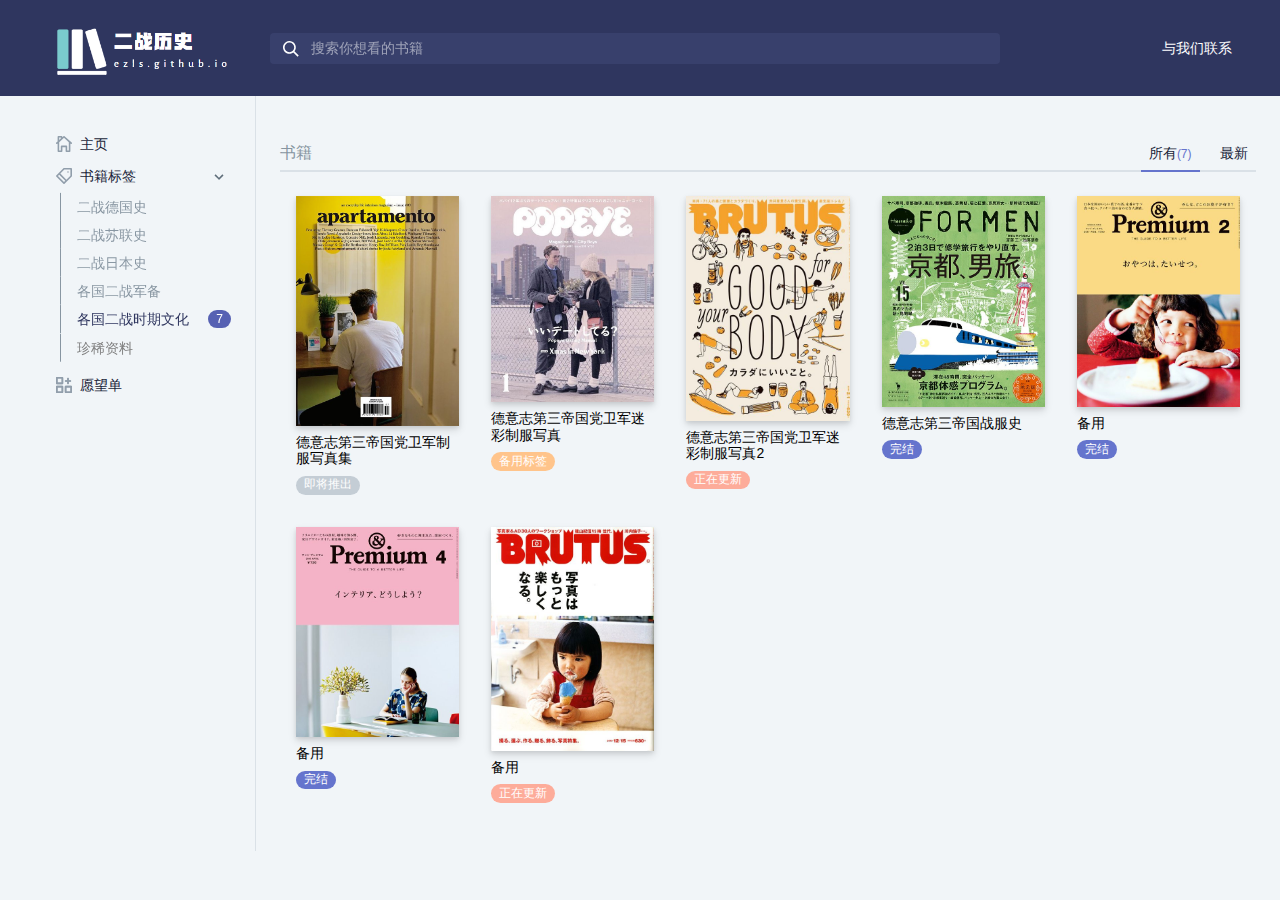
<file: index.html>
<!DOCTYPE html>
<html class="no-js"><!--<![endif]--><head><style type="text/css">.tippy-touch{cursor:pointer!important}.tippy-notransition{transition:none!important}.tippy-popper{max-width:350px;-webkit-perspective:700px;perspective:700px;z-index:9999;outline:0;transition-timing-function:cubic-bezier(.165,.84,.44,1);pointer-events:none;line-height:1.4}.tippy-popper[data-html]{max-width:96%;max-width:calc(100% - 20px)}.tippy-popper[x-placement^=top] .tippy-backdrop{border-radius:40% 40% 0 0}.tippy-popper[x-placement^=top] .tippy-roundarrow{bottom:-8px;-webkit-transform-origin:50% 0;transform-origin:50% 0}.tippy-popper[x-placement^=top] .tippy-roundarrow svg{position:absolute;left:0;-webkit-transform:rotate(180deg);transform:rotate(180deg)}.tippy-popper[x-placement^=top] .tippy-arrow{border-top:7px solid #333;border-right:7px solid transparent;border-left:7px solid transparent;bottom:-7px;margin:0 6px;-webkit-transform-origin:50% 0;transform-origin:50% 0}.tippy-popper[x-placement^=top] .tippy-backdrop{-webkit-transform-origin:0 90%;transform-origin:0 90%}.tippy-popper[x-placement^=top] .tippy-backdrop[data-state=visible]{-webkit-transform:scale(6) translate(-50%,25%);transform:scale(6) translate(-50%,25%);opacity:1}.tippy-popper[x-placement^=top] .tippy-backdrop[data-state=hidden]{-webkit-transform:scale(1) translate(-50%,25%);transform:scale(1) translate(-50%,25%);opacity:0}.tippy-popper[x-placement^=top] [data-animation=shift-toward][data-state=visible]{opacity:1;-webkit-transform:translateY(-10px);transform:translateY(-10px)}.tippy-popper[x-placement^=top] [data-animation=shift-toward][data-state=hidden]{opacity:0;-webkit-transform:translateY(-20px);transform:translateY(-20px)}.tippy-popper[x-placement^=top] [data-animation=perspective]{-webkit-transform-origin:bottom;transform-origin:bottom}.tippy-popper[x-placement^=top] [data-animation=perspective][data-state=visible]{opacity:1;-webkit-transform:translateY(-10px) rotateX(0);transform:translateY(-10px) rotateX(0)}.tippy-popper[x-placement^=top] [data-animation=perspective][data-state=hidden]{opacity:0;-webkit-transform:translateY(0) rotateX(90deg);transform:translateY(0) rotateX(90deg)}.tippy-popper[x-placement^=top] [data-animation=fade][data-state=visible]{opacity:1;-webkit-transform:translateY(-10px);transform:translateY(-10px)}.tippy-popper[x-placement^=top] [data-animation=fade][data-state=hidden]{opacity:0;-webkit-transform:translateY(-10px);transform:translateY(-10px)}.tippy-popper[x-placement^=top] [data-animation=shift-away][data-state=visible]{opacity:1;-webkit-transform:translateY(-10px);transform:translateY(-10px)}.tippy-popper[x-placement^=top] [data-animation=shift-away][data-state=hidden]{opacity:0;-webkit-transform:translateY(0);transform:translateY(0)}.tippy-popper[x-placement^=top] [data-animation=scale][data-state=visible]{opacity:1;-webkit-transform:translateY(-10px) scale(1);transform:translateY(-10px) scale(1)}.tippy-popper[x-placement^=top] [data-animation=scale][data-state=hidden]{opacity:0;-webkit-transform:translateY(0) scale(0);transform:translateY(0) scale(0)}.tippy-popper[x-placement^=bottom] .tippy-backdrop{border-radius:0 0 30% 30%}.tippy-popper[x-placement^=bottom] .tippy-roundarrow{top:-8px;-webkit-transform-origin:50% 100%;transform-origin:50% 100%}.tippy-popper[x-placement^=bottom] .tippy-roundarrow svg{position:absolute;left:0;-webkit-transform:rotate(0);transform:rotate(0)}.tippy-popper[x-placement^=bottom] .tippy-arrow{border-bottom:7px solid #333;border-right:7px solid transparent;border-left:7px solid transparent;top:-7px;margin:0 6px;-webkit-transform-origin:50% 100%;transform-origin:50% 100%}.tippy-popper[x-placement^=bottom] .tippy-backdrop{-webkit-transform-origin:0 -90%;transform-origin:0 -90%}.tippy-popper[x-placement^=bottom] .tippy-backdrop[data-state=visible]{-webkit-transform:scale(6) translate(-50%,-125%);transform:scale(6) translate(-50%,-125%);opacity:1}.tippy-popper[x-placement^=bottom] .tippy-backdrop[data-state=hidden]{-webkit-transform:scale(1) translate(-50%,-125%);transform:scale(1) translate(-50%,-125%);opacity:0}.tippy-popper[x-placement^=bottom] [data-animation=shift-toward][data-state=visible]{opacity:1;-webkit-transform:translateY(10px);transform:translateY(10px)}.tippy-popper[x-placement^=bottom] [data-animation=shift-toward][data-state=hidden]{opacity:0;-webkit-transform:translateY(20px);transform:translateY(20px)}.tippy-popper[x-placement^=bottom] [data-animation=perspective]{-webkit-transform-origin:top;transform-origin:top}.tippy-popper[x-placement^=bottom] [data-animation=perspective][data-state=visible]{opacity:1;-webkit-transform:translateY(10px) rotateX(0);transform:translateY(10px) rotateX(0)}.tippy-popper[x-placement^=bottom] [data-animation=perspective][data-state=hidden]{opacity:0;-webkit-transform:translateY(0) rotateX(-90deg);transform:translateY(0) rotateX(-90deg)}.tippy-popper[x-placement^=bottom] [data-animation=fade][data-state=visible]{opacity:1;-webkit-transform:translateY(10px);transform:translateY(10px)}.tippy-popper[x-placement^=bottom] [data-animation=fade][data-state=hidden]{opacity:0;-webkit-transform:translateY(10px);transform:translateY(10px)}.tippy-popper[x-placement^=bottom] [data-animation=shift-away][data-state=visible]{opacity:1;-webkit-transform:translateY(10px);transform:translateY(10px)}.tippy-popper[x-placement^=bottom] [data-animation=shift-away][data-state=hidden]{opacity:0;-webkit-transform:translateY(0);transform:translateY(0)}.tippy-popper[x-placement^=bottom] [data-animation=scale][data-state=visible]{opacity:1;-webkit-transform:translateY(10px) scale(1);transform:translateY(10px) scale(1)}.tippy-popper[x-placement^=bottom] [data-animation=scale][data-state=hidden]{opacity:0;-webkit-transform:translateY(0) scale(0);transform:translateY(0) scale(0)}.tippy-popper[x-placement^=left] .tippy-backdrop{border-radius:50% 0 0 50%}.tippy-popper[x-placement^=left] .tippy-roundarrow{right:-16px;-webkit-transform-origin:33.33333333% 50%;transform-origin:33.33333333% 50%}.tippy-popper[x-placement^=left] .tippy-roundarrow svg{position:absolute;left:0;-webkit-transform:rotate(90deg);transform:rotate(90deg)}.tippy-popper[x-placement^=left] .tippy-arrow{border-left:7px solid #333;border-top:7px solid transparent;border-bottom:7px solid transparent;right:-7px;margin:3px 0;-webkit-transform-origin:0 50%;transform-origin:0 50%}.tippy-popper[x-placement^=left] .tippy-backdrop{-webkit-transform-origin:100% 0;transform-origin:100% 0}.tippy-popper[x-placement^=left] .tippy-backdrop[data-state=visible]{-webkit-transform:scale(6) translate(40%,-50%);transform:scale(6) translate(40%,-50%);opacity:1}.tippy-popper[x-placement^=left] .tippy-backdrop[data-state=hidden]{-webkit-transform:scale(1.5) translate(40%,-50%);transform:scale(1.5) translate(40%,-50%);opacity:0}.tippy-popper[x-placement^=left] [data-animation=shift-toward][data-state=visible]{opacity:1;-webkit-transform:translateX(-10px);transform:translateX(-10px)}.tippy-popper[x-placement^=left] [data-animation=shift-toward][data-state=hidden]{opacity:0;-webkit-transform:translateX(-20px);transform:translateX(-20px)}.tippy-popper[x-placement^=left] [data-animation=perspective]{-webkit-transform-origin:right;transform-origin:right}.tippy-popper[x-placement^=left] [data-animation=perspective][data-state=visible]{opacity:1;-webkit-transform:translateX(-10px) rotateY(0);transform:translateX(-10px) rotateY(0)}.tippy-popper[x-placement^=left] [data-animation=perspective][data-state=hidden]{opacity:0;-webkit-transform:translateX(0) rotateY(-90deg);transform:translateX(0) rotateY(-90deg)}.tippy-popper[x-placement^=left] [data-animation=fade][data-state=visible]{opacity:1;-webkit-transform:translateX(-10px);transform:translateX(-10px)}.tippy-popper[x-placement^=left] [data-animation=fade][data-state=hidden]{opacity:0;-webkit-transform:translateX(-10px);transform:translateX(-10px)}.tippy-popper[x-placement^=left] [data-animation=shift-away][data-state=visible]{opacity:1;-webkit-transform:translateX(-10px);transform:translateX(-10px)}.tippy-popper[x-placement^=left] [data-animation=shift-away][data-state=hidden]{opacity:0;-webkit-transform:translateX(0);transform:translateX(0)}.tippy-popper[x-placement^=left] [data-animation=scale][data-state=visible]{opacity:1;-webkit-transform:translateX(-10px) scale(1);transform:translateX(-10px) scale(1)}.tippy-popper[x-placement^=left] [data-animation=scale][data-state=hidden]{opacity:0;-webkit-transform:translateX(0) scale(0);transform:translateX(0) scale(0)}.tippy-popper[x-placement^=right] .tippy-backdrop{border-radius:0 50% 50% 0}.tippy-popper[x-placement^=right] .tippy-roundarrow{left:-16px;-webkit-transform-origin:66.66666666% 50%;transform-origin:66.66666666% 50%}.tippy-popper[x-placement^=right] .tippy-roundarrow svg{position:absolute;left:0;-webkit-transform:rotate(-90deg);transform:rotate(-90deg)}.tippy-popper[x-placement^=right] .tippy-arrow{border-right:7px solid #333;border-top:7px solid transparent;border-bottom:7px solid transparent;left:-7px;margin:3px 0;-webkit-transform-origin:100% 50%;transform-origin:100% 50%}.tippy-popper[x-placement^=right] .tippy-backdrop{-webkit-transform-origin:-100% 0;transform-origin:-100% 0}.tippy-popper[x-placement^=right] .tippy-backdrop[data-state=visible]{-webkit-transform:scale(6) translate(-140%,-50%);transform:scale(6) translate(-140%,-50%);opacity:1}.tippy-popper[x-placement^=right] .tippy-backdrop[data-state=hidden]{-webkit-transform:scale(1.5) translate(-140%,-50%);transform:scale(1.5) translate(-140%,-50%);opacity:0}.tippy-popper[x-placement^=right] [data-animation=shift-toward][data-state=visible]{opacity:1;-webkit-transform:translateX(10px);transform:translateX(10px)}.tippy-popper[x-placement^=right] [data-animation=shift-toward][data-state=hidden]{opacity:0;-webkit-transform:translateX(20px);transform:translateX(20px)}.tippy-popper[x-placement^=right] [data-animation=perspective]{-webkit-transform-origin:left;transform-origin:left}.tippy-popper[x-placement^=right] [data-animation=perspective][data-state=visible]{opacity:1;-webkit-transform:translateX(10px) rotateY(0);transform:translateX(10px) rotateY(0)}.tippy-popper[x-placement^=right] [data-animation=perspective][data-state=hidden]{opacity:0;-webkit-transform:translateX(0) rotateY(90deg);transform:translateX(0) rotateY(90deg)}.tippy-popper[x-placement^=right] [data-animation=fade][data-state=visible]{opacity:1;-webkit-transform:translateX(10px);transform:translateX(10px)}.tippy-popper[x-placement^=right] [data-animation=fade][data-state=hidden]{opacity:0;-webkit-transform:translateX(10px);transform:translateX(10px)}.tippy-popper[x-placement^=right] [data-animation=shift-away][data-state=visible]{opacity:1;-webkit-transform:translateX(10px);transform:translateX(10px)}.tippy-popper[x-placement^=right] [data-animation=shift-away][data-state=hidden]{opacity:0;-webkit-transform:translateX(0);transform:translateX(0)}.tippy-popper[x-placement^=right] [data-animation=scale][data-state=visible]{opacity:1;-webkit-transform:translateX(10px) scale(1);transform:translateX(10px) scale(1)}.tippy-popper[x-placement^=right] [data-animation=scale][data-state=hidden]{opacity:0;-webkit-transform:translateX(0) scale(0);transform:translateX(0) scale(0)}.tippy-tooltip{position:relative;color:#fff;border-radius:4px;font-size:.9rem;padding:.3rem .6rem;text-align:center;will-change:transform;-webkit-font-smoothing:antialiased;-moz-osx-font-smoothing:grayscale;background-color:#333}.tippy-tooltip[data-size=small]{padding:.2rem .4rem;font-size:.75rem}.tippy-tooltip[data-size=large]{padding:.4rem .8rem;font-size:1rem}.tippy-tooltip[data-animatefill]{overflow:hidden;background-color:transparent}.tippy-tooltip[data-animatefill] .tippy-content{transition:-webkit-clip-path cubic-bezier(.46,.1,.52,.98);transition:clip-path cubic-bezier(.46,.1,.52,.98);transition:clip-path cubic-bezier(.46,.1,.52,.98),-webkit-clip-path cubic-bezier(.46,.1,.52,.98)}.tippy-tooltip[data-interactive],.tippy-tooltip[data-interactive] path{pointer-events:auto}.tippy-tooltip[data-inertia][data-state=visible]{transition-timing-function:cubic-bezier(.53,2,.36,.85)}.tippy-tooltip[data-inertia][data-state=hidden]{transition-timing-function:ease}.tippy-arrow,.tippy-roundarrow{position:absolute;width:0;height:0}.tippy-roundarrow{width:24px;height:8px;fill:#333;pointer-events:none}.tippy-backdrop{position:absolute;will-change:transform;background-color:#333;border-radius:50%;width:26%;left:50%;top:50%;z-index:-1;transition:all cubic-bezier(.46,.1,.52,.98);-webkit-backface-visibility:hidden;backface-visibility:hidden}.tippy-backdrop:after{content:"";float:left;padding-top:100%}body:not(.tippy-touch) .tippy-tooltip[data-animatefill][data-state=visible] .tippy-content{-webkit-clip-path:ellipse(100% 100% at 50% 50%);clip-path:ellipse(100% 100% at 50% 50%)}body:not(.tippy-touch) .tippy-tooltip[data-animatefill][data-state=hidden] .tippy-content{-webkit-clip-path:ellipse(5% 50% at 50% 50%);clip-path:ellipse(5% 50% at 50% 50%)}body:not(.tippy-touch) .tippy-popper[x-placement=right] .tippy-tooltip[data-animatefill][data-state=visible] .tippy-content{-webkit-clip-path:ellipse(135% 100% at 0 50%);clip-path:ellipse(135% 100% at 0 50%)}body:not(.tippy-touch) .tippy-popper[x-placement=right] .tippy-tooltip[data-animatefill][data-state=hidden] .tippy-content{-webkit-clip-path:ellipse(40% 100% at 0 50%);clip-path:ellipse(40% 100% at 0 50%)}body:not(.tippy-touch) .tippy-popper[x-placement=left] .tippy-tooltip[data-animatefill][data-state=visible] .tippy-content{-webkit-clip-path:ellipse(135% 100% at 100% 50%);clip-path:ellipse(135% 100% at 100% 50%)}body:not(.tippy-touch) .tippy-popper[x-placement=left] .tippy-tooltip[data-animatefill][data-state=hidden] .tippy-content{-webkit-clip-path:ellipse(40% 100% at 100% 50%);clip-path:ellipse(40% 100% at 100% 50%)}@media (max-width:360px){.tippy-popper{max-width:96%;max-width:calc(100% - 20px)}}</style><style type="text/css">.tippy-touch{cursor:pointer!important}.tippy-notransition{transition:none!important}.tippy-popper{max-width:350px;-webkit-perspective:700px;perspective:700px;z-index:9999;outline:0;transition-timing-function:cubic-bezier(.165,.84,.44,1);pointer-events:none;line-height:1.4}.tippy-popper[data-html]{max-width:96%;max-width:calc(100% - 20px)}.tippy-popper[x-placement^=top] .tippy-backdrop{border-radius:40% 40% 0 0}.tippy-popper[x-placement^=top] .tippy-roundarrow{bottom:-8px;-webkit-transform-origin:50% 0;transform-origin:50% 0}.tippy-popper[x-placement^=top] .tippy-roundarrow svg{position:absolute;left:0;-webkit-transform:rotate(180deg);transform:rotate(180deg)}.tippy-popper[x-placement^=top] .tippy-arrow{border-top:7px solid #333;border-right:7px solid transparent;border-left:7px solid transparent;bottom:-7px;margin:0 6px;-webkit-transform-origin:50% 0;transform-origin:50% 0}.tippy-popper[x-placement^=top] .tippy-backdrop{-webkit-transform-origin:0 90%;transform-origin:0 90%}.tippy-popper[x-placement^=top] .tippy-backdrop[data-state=visible]{-webkit-transform:scale(6) translate(-50%,25%);transform:scale(6) translate(-50%,25%);opacity:1}.tippy-popper[x-placement^=top] .tippy-backdrop[data-state=hidden]{-webkit-transform:scale(1) translate(-50%,25%);transform:scale(1) translate(-50%,25%);opacity:0}.tippy-popper[x-placement^=top] [data-animation=shift-toward][data-state=visible]{opacity:1;-webkit-transform:translateY(-10px);transform:translateY(-10px)}.tippy-popper[x-placement^=top] [data-animation=shift-toward][data-state=hidden]{opacity:0;-webkit-transform:translateY(-20px);transform:translateY(-20px)}.tippy-popper[x-placement^=top] [data-animation=perspective]{-webkit-transform-origin:bottom;transform-origin:bottom}.tippy-popper[x-placement^=top] [data-animation=perspective][data-state=visible]{opacity:1;-webkit-transform:translateY(-10px) rotateX(0);transform:translateY(-10px) rotateX(0)}.tippy-popper[x-placement^=top] [data-animation=perspective][data-state=hidden]{opacity:0;-webkit-transform:translateY(0) rotateX(90deg);transform:translateY(0) rotateX(90deg)}.tippy-popper[x-placement^=top] [data-animation=fade][data-state=visible]{opacity:1;-webkit-transform:translateY(-10px);transform:translateY(-10px)}.tippy-popper[x-placement^=top] [data-animation=fade][data-state=hidden]{opacity:0;-webkit-transform:translateY(-10px);transform:translateY(-10px)}.tippy-popper[x-placement^=top] [data-animation=shift-away][data-state=visible]{opacity:1;-webkit-transform:translateY(-10px);transform:translateY(-10px)}.tippy-popper[x-placement^=top] [data-animation=shift-away][data-state=hidden]{opacity:0;-webkit-transform:translateY(0);transform:translateY(0)}.tippy-popper[x-placement^=top] [data-animation=scale][data-state=visible]{opacity:1;-webkit-transform:translateY(-10px) scale(1);transform:translateY(-10px) scale(1)}.tippy-popper[x-placement^=top] [data-animation=scale][data-state=hidden]{opacity:0;-webkit-transform:translateY(0) scale(0);transform:translateY(0) scale(0)}.tippy-popper[x-placement^=bottom] .tippy-backdrop{border-radius:0 0 30% 30%}.tippy-popper[x-placement^=bottom] .tippy-roundarrow{top:-8px;-webkit-transform-origin:50% 100%;transform-origin:50% 100%}.tippy-popper[x-placement^=bottom] .tippy-roundarrow svg{position:absolute;left:0;-webkit-transform:rotate(0);transform:rotate(0)}.tippy-popper[x-placement^=bottom] .tippy-arrow{border-bottom:7px solid #333;border-right:7px solid transparent;border-left:7px solid transparent;top:-7px;margin:0 6px;-webkit-transform-origin:50% 100%;transform-origin:50% 100%}.tippy-popper[x-placement^=bottom] .tippy-backdrop{-webkit-transform-origin:0 -90%;transform-origin:0 -90%}.tippy-popper[x-placement^=bottom] .tippy-backdrop[data-state=visible]{-webkit-transform:scale(6) translate(-50%,-125%);transform:scale(6) translate(-50%,-125%);opacity:1}.tippy-popper[x-placement^=bottom] .tippy-backdrop[data-state=hidden]{-webkit-transform:scale(1) translate(-50%,-125%);transform:scale(1) translate(-50%,-125%);opacity:0}.tippy-popper[x-placement^=bottom] [data-animation=shift-toward][data-state=visible]{opacity:1;-webkit-transform:translateY(10px);transform:translateY(10px)}.tippy-popper[x-placement^=bottom] [data-animation=shift-toward][data-state=hidden]{opacity:0;-webkit-transform:translateY(20px);transform:translateY(20px)}.tippy-popper[x-placement^=bottom] [data-animation=perspective]{-webkit-transform-origin:top;transform-origin:top}.tippy-popper[x-placement^=bottom] [data-animation=perspective][data-state=visible]{opacity:1;-webkit-transform:translateY(10px) rotateX(0);transform:translateY(10px) rotateX(0)}.tippy-popper[x-placement^=bottom] [data-animation=perspective][data-state=hidden]{opacity:0;-webkit-transform:translateY(0) rotateX(-90deg);transform:translateY(0) rotateX(-90deg)}.tippy-popper[x-placement^=bottom] [data-animation=fade][data-state=visible]{opacity:1;-webkit-transform:translateY(10px);transform:translateY(10px)}.tippy-popper[x-placement^=bottom] [data-animation=fade][data-state=hidden]{opacity:0;-webkit-transform:translateY(10px);transform:translateY(10px)}.tippy-popper[x-placement^=bottom] [data-animation=shift-away][data-state=visible]{opacity:1;-webkit-transform:translateY(10px);transform:translateY(10px)}.tippy-popper[x-placement^=bottom] [data-animation=shift-away][data-state=hidden]{opacity:0;-webkit-transform:translateY(0);transform:translateY(0)}.tippy-popper[x-placement^=bottom] [data-animation=scale][data-state=visible]{opacity:1;-webkit-transform:translateY(10px) scale(1);transform:translateY(10px) scale(1)}.tippy-popper[x-placement^=bottom] [data-animation=scale][data-state=hidden]{opacity:0;-webkit-transform:translateY(0) scale(0);transform:translateY(0) scale(0)}.tippy-popper[x-placement^=left] .tippy-backdrop{border-radius:50% 0 0 50%}.tippy-popper[x-placement^=left] .tippy-roundarrow{right:-16px;-webkit-transform-origin:33.33333333% 50%;transform-origin:33.33333333% 50%}.tippy-popper[x-placement^=left] .tippy-roundarrow svg{position:absolute;left:0;-webkit-transform:rotate(90deg);transform:rotate(90deg)}.tippy-popper[x-placement^=left] .tippy-arrow{border-left:7px solid #333;border-top:7px solid transparent;border-bottom:7px solid transparent;right:-7px;margin:3px 0;-webkit-transform-origin:0 50%;transform-origin:0 50%}.tippy-popper[x-placement^=left] .tippy-backdrop{-webkit-transform-origin:100% 0;transform-origin:100% 0}.tippy-popper[x-placement^=left] .tippy-backdrop[data-state=visible]{-webkit-transform:scale(6) translate(40%,-50%);transform:scale(6) translate(40%,-50%);opacity:1}.tippy-popper[x-placement^=left] .tippy-backdrop[data-state=hidden]{-webkit-transform:scale(1.5) translate(40%,-50%);transform:scale(1.5) translate(40%,-50%);opacity:0}.tippy-popper[x-placement^=left] [data-animation=shift-toward][data-state=visible]{opacity:1;-webkit-transform:translateX(-10px);transform:translateX(-10px)}.tippy-popper[x-placement^=left] [data-animation=shift-toward][data-state=hidden]{opacity:0;-webkit-transform:translateX(-20px);transform:translateX(-20px)}.tippy-popper[x-placement^=left] [data-animation=perspective]{-webkit-transform-origin:right;transform-origin:right}.tippy-popper[x-placement^=left] [data-animation=perspective][data-state=visible]{opacity:1;-webkit-transform:translateX(-10px) rotateY(0);transform:translateX(-10px) rotateY(0)}.tippy-popper[x-placement^=left] [data-animation=perspective][data-state=hidden]{opacity:0;-webkit-transform:translateX(0) rotateY(-90deg);transform:translateX(0) rotateY(-90deg)}.tippy-popper[x-placement^=left] [data-animation=fade][data-state=visible]{opacity:1;-webkit-transform:translateX(-10px);transform:translateX(-10px)}.tippy-popper[x-placement^=left] [data-animation=fade][data-state=hidden]{opacity:0;-webkit-transform:translateX(-10px);transform:translateX(-10px)}.tippy-popper[x-placement^=left] [data-animation=shift-away][data-state=visible]{opacity:1;-webkit-transform:translateX(-10px);transform:translateX(-10px)}.tippy-popper[x-placement^=left] [data-animation=shift-away][data-state=hidden]{opacity:0;-webkit-transform:translateX(0);transform:translateX(0)}.tippy-popper[x-placement^=left] [data-animation=scale][data-state=visible]{opacity:1;-webkit-transform:translateX(-10px) scale(1);transform:translateX(-10px) scale(1)}.tippy-popper[x-placement^=left] [data-animation=scale][data-state=hidden]{opacity:0;-webkit-transform:translateX(0) scale(0);transform:translateX(0) scale(0)}.tippy-popper[x-placement^=right] .tippy-backdrop{border-radius:0 50% 50% 0}.tippy-popper[x-placement^=right] .tippy-roundarrow{left:-16px;-webkit-transform-origin:66.66666666% 50%;transform-origin:66.66666666% 50%}.tippy-popper[x-placement^=right] .tippy-roundarrow svg{position:absolute;left:0;-webkit-transform:rotate(-90deg);transform:rotate(-90deg)}.tippy-popper[x-placement^=right] .tippy-arrow{border-right:7px solid #333;border-top:7px solid transparent;border-bottom:7px solid transparent;left:-7px;margin:3px 0;-webkit-transform-origin:100% 50%;transform-origin:100% 50%}.tippy-popper[x-placement^=right] .tippy-backdrop{-webkit-transform-origin:-100% 0;transform-origin:-100% 0}.tippy-popper[x-placement^=right] .tippy-backdrop[data-state=visible]{-webkit-transform:scale(6) translate(-140%,-50%);transform:scale(6) translate(-140%,-50%);opacity:1}.tippy-popper[x-placement^=right] .tippy-backdrop[data-state=hidden]{-webkit-transform:scale(1.5) translate(-140%,-50%);transform:scale(1.5) translate(-140%,-50%);opacity:0}.tippy-popper[x-placement^=right] [data-animation=shift-toward][data-state=visible]{opacity:1;-webkit-transform:translateX(10px);transform:translateX(10px)}.tippy-popper[x-placement^=right] [data-animation=shift-toward][data-state=hidden]{opacity:0;-webkit-transform:translateX(20px);transform:translateX(20px)}.tippy-popper[x-placement^=right] [data-animation=perspective]{-webkit-transform-origin:left;transform-origin:left}.tippy-popper[x-placement^=right] [data-animation=perspective][data-state=visible]{opacity:1;-webkit-transform:translateX(10px) rotateY(0);transform:translateX(10px) rotateY(0)}.tippy-popper[x-placement^=right] [data-animation=perspective][data-state=hidden]{opacity:0;-webkit-transform:translateX(0) rotateY(90deg);transform:translateX(0) rotateY(90deg)}.tippy-popper[x-placement^=right] [data-animation=fade][data-state=visible]{opacity:1;-webkit-transform:translateX(10px);transform:translateX(10px)}.tippy-popper[x-placement^=right] [data-animation=fade][data-state=hidden]{opacity:0;-webkit-transform:translateX(10px);transform:translateX(10px)}.tippy-popper[x-placement^=right] [data-animation=shift-away][data-state=visible]{opacity:1;-webkit-transform:translateX(10px);transform:translateX(10px)}.tippy-popper[x-placement^=right] [data-animation=shift-away][data-state=hidden]{opacity:0;-webkit-transform:translateX(0);transform:translateX(0)}.tippy-popper[x-placement^=right] [data-animation=scale][data-state=visible]{opacity:1;-webkit-transform:translateX(10px) scale(1);transform:translateX(10px) scale(1)}.tippy-popper[x-placement^=right] [data-animation=scale][data-state=hidden]{opacity:0;-webkit-transform:translateX(0) scale(0);transform:translateX(0) scale(0)}.tippy-tooltip{position:relative;color:#fff;border-radius:4px;font-size:.9rem;padding:.3rem .6rem;text-align:center;will-change:transform;-webkit-font-smoothing:antialiased;-moz-osx-font-smoothing:grayscale;background-color:#333}.tippy-tooltip[data-size=small]{padding:.2rem .4rem;font-size:.75rem}.tippy-tooltip[data-size=large]{padding:.4rem .8rem;font-size:1rem}.tippy-tooltip[data-animatefill]{overflow:hidden;background-color:transparent}.tippy-tooltip[data-animatefill] .tippy-content{transition:-webkit-clip-path cubic-bezier(.46,.1,.52,.98);transition:clip-path cubic-bezier(.46,.1,.52,.98);transition:clip-path cubic-bezier(.46,.1,.52,.98),-webkit-clip-path cubic-bezier(.46,.1,.52,.98)}.tippy-tooltip[data-interactive],.tippy-tooltip[data-interactive] path{pointer-events:auto}.tippy-tooltip[data-inertia][data-state=visible]{transition-timing-function:cubic-bezier(.53,2,.36,.85)}.tippy-tooltip[data-inertia][data-state=hidden]{transition-timing-function:ease}.tippy-arrow,.tippy-roundarrow{position:absolute;width:0;height:0}.tippy-roundarrow{width:24px;height:8px;fill:#333;pointer-events:none}.tippy-backdrop{position:absolute;will-change:transform;background-color:#333;border-radius:50%;width:26%;left:50%;top:50%;z-index:-1;transition:all cubic-bezier(.46,.1,.52,.98);-webkit-backface-visibility:hidden;backface-visibility:hidden}.tippy-backdrop:after{content:"";float:left;padding-top:100%}body:not(.tippy-touch) .tippy-tooltip[data-animatefill][data-state=visible] .tippy-content{-webkit-clip-path:ellipse(100% 100% at 50% 50%);clip-path:ellipse(100% 100% at 50% 50%)}body:not(.tippy-touch) .tippy-tooltip[data-animatefill][data-state=hidden] .tippy-content{-webkit-clip-path:ellipse(5% 50% at 50% 50%);clip-path:ellipse(5% 50% at 50% 50%)}body:not(.tippy-touch) .tippy-popper[x-placement=right] .tippy-tooltip[data-animatefill][data-state=visible] .tippy-content{-webkit-clip-path:ellipse(135% 100% at 0 50%);clip-path:ellipse(135% 100% at 0 50%)}body:not(.tippy-touch) .tippy-popper[x-placement=right] .tippy-tooltip[data-animatefill][data-state=hidden] .tippy-content{-webkit-clip-path:ellipse(40% 100% at 0 50%);clip-path:ellipse(40% 100% at 0 50%)}body:not(.tippy-touch) .tippy-popper[x-placement=left] .tippy-tooltip[data-animatefill][data-state=visible] .tippy-content{-webkit-clip-path:ellipse(135% 100% at 100% 50%);clip-path:ellipse(135% 100% at 100% 50%)}body:not(.tippy-touch) .tippy-popper[x-placement=left] .tippy-tooltip[data-animatefill][data-state=hidden] .tippy-content{-webkit-clip-path:ellipse(40% 100% at 100% 50%);clip-path:ellipse(40% 100% at 100% 50%)}@media (max-width:360px){.tippy-popper{max-width:96%;max-width:calc(100% - 20px)}}</style><style type="text/css">.tippy-touch{cursor:pointer!important}.tippy-notransition{transition:none!important}.tippy-popper{max-width:350px;-webkit-perspective:700px;perspective:700px;z-index:9999;outline:0;transition-timing-function:cubic-bezier(.165,.84,.44,1);pointer-events:none;line-height:1.4}.tippy-popper[data-html]{max-width:96%;max-width:calc(100% - 20px)}.tippy-popper[x-placement^=top] .tippy-backdrop{border-radius:40% 40% 0 0}.tippy-popper[x-placement^=top] .tippy-roundarrow{bottom:-8px;-webkit-transform-origin:50% 0;transform-origin:50% 0}.tippy-popper[x-placement^=top] .tippy-roundarrow svg{position:absolute;left:0;-webkit-transform:rotate(180deg);transform:rotate(180deg)}.tippy-popper[x-placement^=top] .tippy-arrow{border-top:7px solid #333;border-right:7px solid transparent;border-left:7px solid transparent;bottom:-7px;margin:0 6px;-webkit-transform-origin:50% 0;transform-origin:50% 0}.tippy-popper[x-placement^=top] .tippy-backdrop{-webkit-transform-origin:0 90%;transform-origin:0 90%}.tippy-popper[x-placement^=top] .tippy-backdrop[data-state=visible]{-webkit-transform:scale(6) translate(-50%,25%);transform:scale(6) translate(-50%,25%);opacity:1}.tippy-popper[x-placement^=top] .tippy-backdrop[data-state=hidden]{-webkit-transform:scale(1) translate(-50%,25%);transform:scale(1) translate(-50%,25%);opacity:0}.tippy-popper[x-placement^=top] [data-animation=shift-toward][data-state=visible]{opacity:1;-webkit-transform:translateY(-10px);transform:translateY(-10px)}.tippy-popper[x-placement^=top] [data-animation=shift-toward][data-state=hidden]{opacity:0;-webkit-transform:translateY(-20px);transform:translateY(-20px)}.tippy-popper[x-placement^=top] [data-animation=perspective]{-webkit-transform-origin:bottom;transform-origin:bottom}.tippy-popper[x-placement^=top] [data-animation=perspective][data-state=visible]{opacity:1;-webkit-transform:translateY(-10px) rotateX(0);transform:translateY(-10px) rotateX(0)}.tippy-popper[x-placement^=top] [data-animation=perspective][data-state=hidden]{opacity:0;-webkit-transform:translateY(0) rotateX(90deg);transform:translateY(0) rotateX(90deg)}.tippy-popper[x-placement^=top] [data-animation=fade][data-state=visible]{opacity:1;-webkit-transform:translateY(-10px);transform:translateY(-10px)}.tippy-popper[x-placement^=top] [data-animation=fade][data-state=hidden]{opacity:0;-webkit-transform:translateY(-10px);transform:translateY(-10px)}.tippy-popper[x-placement^=top] [data-animation=shift-away][data-state=visible]{opacity:1;-webkit-transform:translateY(-10px);transform:translateY(-10px)}.tippy-popper[x-placement^=top] [data-animation=shift-away][data-state=hidden]{opacity:0;-webkit-transform:translateY(0);transform:translateY(0)}.tippy-popper[x-placement^=top] [data-animation=scale][data-state=visible]{opacity:1;-webkit-transform:translateY(-10px) scale(1);transform:translateY(-10px) scale(1)}.tippy-popper[x-placement^=top] [data-animation=scale][data-state=hidden]{opacity:0;-webkit-transform:translateY(0) scale(0);transform:translateY(0) scale(0)}.tippy-popper[x-placement^=bottom] .tippy-backdrop{border-radius:0 0 30% 30%}.tippy-popper[x-placement^=bottom] .tippy-roundarrow{top:-8px;-webkit-transform-origin:50% 100%;transform-origin:50% 100%}.tippy-popper[x-placement^=bottom] .tippy-roundarrow svg{position:absolute;left:0;-webkit-transform:rotate(0);transform:rotate(0)}.tippy-popper[x-placement^=bottom] .tippy-arrow{border-bottom:7px solid #333;border-right:7px solid transparent;border-left:7px solid transparent;top:-7px;margin:0 6px;-webkit-transform-origin:50% 100%;transform-origin:50% 100%}.tippy-popper[x-placement^=bottom] .tippy-backdrop{-webkit-transform-origin:0 -90%;transform-origin:0 -90%}.tippy-popper[x-placement^=bottom] .tippy-backdrop[data-state=visible]{-webkit-transform:scale(6) translate(-50%,-125%);transform:scale(6) translate(-50%,-125%);opacity:1}.tippy-popper[x-placement^=bottom] .tippy-backdrop[data-state=hidden]{-webkit-transform:scale(1) translate(-50%,-125%);transform:scale(1) translate(-50%,-125%);opacity:0}.tippy-popper[x-placement^=bottom] [data-animation=shift-toward][data-state=visible]{opacity:1;-webkit-transform:translateY(10px);transform:translateY(10px)}.tippy-popper[x-placement^=bottom] [data-animation=shift-toward][data-state=hidden]{opacity:0;-webkit-transform:translateY(20px);transform:translateY(20px)}.tippy-popper[x-placement^=bottom] [data-animation=perspective]{-webkit-transform-origin:top;transform-origin:top}.tippy-popper[x-placement^=bottom] [data-animation=perspective][data-state=visible]{opacity:1;-webkit-transform:translateY(10px) rotateX(0);transform:translateY(10px) rotateX(0)}.tippy-popper[x-placement^=bottom] [data-animation=perspective][data-state=hidden]{opacity:0;-webkit-transform:translateY(0) rotateX(-90deg);transform:translateY(0) rotateX(-90deg)}.tippy-popper[x-placement^=bottom] [data-animation=fade][data-state=visible]{opacity:1;-webkit-transform:translateY(10px);transform:translateY(10px)}.tippy-popper[x-placement^=bottom] [data-animation=fade][data-state=hidden]{opacity:0;-webkit-transform:translateY(10px);transform:translateY(10px)}.tippy-popper[x-placement^=bottom] [data-animation=shift-away][data-state=visible]{opacity:1;-webkit-transform:translateY(10px);transform:translateY(10px)}.tippy-popper[x-placement^=bottom] [data-animation=shift-away][data-state=hidden]{opacity:0;-webkit-transform:translateY(0);transform:translateY(0)}.tippy-popper[x-placement^=bottom] [data-animation=scale][data-state=visible]{opacity:1;-webkit-transform:translateY(10px) scale(1);transform:translateY(10px) scale(1)}.tippy-popper[x-placement^=bottom] [data-animation=scale][data-state=hidden]{opacity:0;-webkit-transform:translateY(0) scale(0);transform:translateY(0) scale(0)}.tippy-popper[x-placement^=left] .tippy-backdrop{border-radius:50% 0 0 50%}.tippy-popper[x-placement^=left] .tippy-roundarrow{right:-16px;-webkit-transform-origin:33.33333333% 50%;transform-origin:33.33333333% 50%}.tippy-popper[x-placement^=left] .tippy-roundarrow svg{position:absolute;left:0;-webkit-transform:rotate(90deg);transform:rotate(90deg)}.tippy-popper[x-placement^=left] .tippy-arrow{border-left:7px solid #333;border-top:7px solid transparent;border-bottom:7px solid transparent;right:-7px;margin:3px 0;-webkit-transform-origin:0 50%;transform-origin:0 50%}.tippy-popper[x-placement^=left] .tippy-backdrop{-webkit-transform-origin:100% 0;transform-origin:100% 0}.tippy-popper[x-placement^=left] .tippy-backdrop[data-state=visible]{-webkit-transform:scale(6) translate(40%,-50%);transform:scale(6) translate(40%,-50%);opacity:1}.tippy-popper[x-placement^=left] .tippy-backdrop[data-state=hidden]{-webkit-transform:scale(1.5) translate(40%,-50%);transform:scale(1.5) translate(40%,-50%);opacity:0}.tippy-popper[x-placement^=left] [data-animation=shift-toward][data-state=visible]{opacity:1;-webkit-transform:translateX(-10px);transform:translateX(-10px)}.tippy-popper[x-placement^=left] [data-animation=shift-toward][data-state=hidden]{opacity:0;-webkit-transform:translateX(-20px);transform:translateX(-20px)}.tippy-popper[x-placement^=left] [data-animation=perspective]{-webkit-transform-origin:right;transform-origin:right}.tippy-popper[x-placement^=left] [data-animation=perspective][data-state=visible]{opacity:1;-webkit-transform:translateX(-10px) rotateY(0);transform:translateX(-10px) rotateY(0)}.tippy-popper[x-placement^=left] [data-animation=perspective][data-state=hidden]{opacity:0;-webkit-transform:translateX(0) rotateY(-90deg);transform:translateX(0) rotateY(-90deg)}.tippy-popper[x-placement^=left] [data-animation=fade][data-state=visible]{opacity:1;-webkit-transform:translateX(-10px);transform:translateX(-10px)}.tippy-popper[x-placement^=left] [data-animation=fade][data-state=hidden]{opacity:0;-webkit-transform:translateX(-10px);transform:translateX(-10px)}.tippy-popper[x-placement^=left] [data-animation=shift-away][data-state=visible]{opacity:1;-webkit-transform:translateX(-10px);transform:translateX(-10px)}.tippy-popper[x-placement^=left] [data-animation=shift-away][data-state=hidden]{opacity:0;-webkit-transform:translateX(0);transform:translateX(0)}.tippy-popper[x-placement^=left] [data-animation=scale][data-state=visible]{opacity:1;-webkit-transform:translateX(-10px) scale(1);transform:translateX(-10px) scale(1)}.tippy-popper[x-placement^=left] [data-animation=scale][data-state=hidden]{opacity:0;-webkit-transform:translateX(0) scale(0);transform:translateX(0) scale(0)}.tippy-popper[x-placement^=right] .tippy-backdrop{border-radius:0 50% 50% 0}.tippy-popper[x-placement^=right] .tippy-roundarrow{left:-16px;-webkit-transform-origin:66.66666666% 50%;transform-origin:66.66666666% 50%}.tippy-popper[x-placement^=right] .tippy-roundarrow svg{position:absolute;left:0;-webkit-transform:rotate(-90deg);transform:rotate(-90deg)}.tippy-popper[x-placement^=right] .tippy-arrow{border-right:7px solid #333;border-top:7px solid transparent;border-bottom:7px solid transparent;left:-7px;margin:3px 0;-webkit-transform-origin:100% 50%;transform-origin:100% 50%}.tippy-popper[x-placement^=right] .tippy-backdrop{-webkit-transform-origin:-100% 0;transform-origin:-100% 0}.tippy-popper[x-placement^=right] .tippy-backdrop[data-state=visible]{-webkit-transform:scale(6) translate(-140%,-50%);transform:scale(6) translate(-140%,-50%);opacity:1}.tippy-popper[x-placement^=right] .tippy-backdrop[data-state=hidden]{-webkit-transform:scale(1.5) translate(-140%,-50%);transform:scale(1.5) translate(-140%,-50%);opacity:0}.tippy-popper[x-placement^=right] [data-animation=shift-toward][data-state=visible]{opacity:1;-webkit-transform:translateX(10px);transform:translateX(10px)}.tippy-popper[x-placement^=right] [data-animation=shift-toward][data-state=hidden]{opacity:0;-webkit-transform:translateX(20px);transform:translateX(20px)}.tippy-popper[x-placement^=right] [data-animation=perspective]{-webkit-transform-origin:left;transform-origin:left}.tippy-popper[x-placement^=right] [data-animation=perspective][data-state=visible]{opacity:1;-webkit-transform:translateX(10px) rotateY(0);transform:translateX(10px) rotateY(0)}.tippy-popper[x-placement^=right] [data-animation=perspective][data-state=hidden]{opacity:0;-webkit-transform:translateX(0) rotateY(90deg);transform:translateX(0) rotateY(90deg)}.tippy-popper[x-placement^=right] [data-animation=fade][data-state=visible]{opacity:1;-webkit-transform:translateX(10px);transform:translateX(10px)}.tippy-popper[x-placement^=right] [data-animation=fade][data-state=hidden]{opacity:0;-webkit-transform:translateX(10px);transform:translateX(10px)}.tippy-popper[x-placement^=right] [data-animation=shift-away][data-state=visible]{opacity:1;-webkit-transform:translateX(10px);transform:translateX(10px)}.tippy-popper[x-placement^=right] [data-animation=shift-away][data-state=hidden]{opacity:0;-webkit-transform:translateX(0);transform:translateX(0)}.tippy-popper[x-placement^=right] [data-animation=scale][data-state=visible]{opacity:1;-webkit-transform:translateX(10px) scale(1);transform:translateX(10px) scale(1)}.tippy-popper[x-placement^=right] [data-animation=scale][data-state=hidden]{opacity:0;-webkit-transform:translateX(0) scale(0);transform:translateX(0) scale(0)}.tippy-tooltip{position:relative;color:#fff;border-radius:4px;font-size:.9rem;padding:.3rem .6rem;text-align:center;will-change:transform;-webkit-font-smoothing:antialiased;-moz-osx-font-smoothing:grayscale;background-color:#333}.tippy-tooltip[data-size=small]{padding:.2rem .4rem;font-size:.75rem}.tippy-tooltip[data-size=large]{padding:.4rem .8rem;font-size:1rem}.tippy-tooltip[data-animatefill]{overflow:hidden;background-color:transparent}.tippy-tooltip[data-animatefill] .tippy-content{transition:-webkit-clip-path cubic-bezier(.46,.1,.52,.98);transition:clip-path cubic-bezier(.46,.1,.52,.98);transition:clip-path cubic-bezier(.46,.1,.52,.98),-webkit-clip-path cubic-bezier(.46,.1,.52,.98)}.tippy-tooltip[data-interactive],.tippy-tooltip[data-interactive] path{pointer-events:auto}.tippy-tooltip[data-inertia][data-state=visible]{transition-timing-function:cubic-bezier(.53,2,.36,.85)}.tippy-tooltip[data-inertia][data-state=hidden]{transition-timing-function:ease}.tippy-arrow,.tippy-roundarrow{position:absolute;width:0;height:0}.tippy-roundarrow{width:24px;height:8px;fill:#333;pointer-events:none}.tippy-backdrop{position:absolute;will-change:transform;background-color:#333;border-radius:50%;width:26%;left:50%;top:50%;z-index:-1;transition:all cubic-bezier(.46,.1,.52,.98);-webkit-backface-visibility:hidden;backface-visibility:hidden}.tippy-backdrop:after{content:"";float:left;padding-top:100%}body:not(.tippy-touch) .tippy-tooltip[data-animatefill][data-state=visible] .tippy-content{-webkit-clip-path:ellipse(100% 100% at 50% 50%);clip-path:ellipse(100% 100% at 50% 50%)}body:not(.tippy-touch) .tippy-tooltip[data-animatefill][data-state=hidden] .tippy-content{-webkit-clip-path:ellipse(5% 50% at 50% 50%);clip-path:ellipse(5% 50% at 50% 50%)}body:not(.tippy-touch) .tippy-popper[x-placement=right] .tippy-tooltip[data-animatefill][data-state=visible] .tippy-content{-webkit-clip-path:ellipse(135% 100% at 0 50%);clip-path:ellipse(135% 100% at 0 50%)}body:not(.tippy-touch) .tippy-popper[x-placement=right] .tippy-tooltip[data-animatefill][data-state=hidden] .tippy-content{-webkit-clip-path:ellipse(40% 100% at 0 50%);clip-path:ellipse(40% 100% at 0 50%)}body:not(.tippy-touch) .tippy-popper[x-placement=left] .tippy-tooltip[data-animatefill][data-state=visible] .tippy-content{-webkit-clip-path:ellipse(135% 100% at 100% 50%);clip-path:ellipse(135% 100% at 100% 50%)}body:not(.tippy-touch) .tippy-popper[x-placement=left] .tippy-tooltip[data-animatefill][data-state=hidden] .tippy-content{-webkit-clip-path:ellipse(40% 100% at 100% 50%);clip-path:ellipse(40% 100% at 100% 50%)}@media (max-width:360px){.tippy-popper{max-width:96%;max-width:calc(100% - 20px)}}</style>
		<meta charset="utf-8">
		<meta http-equiv="X-UA-Compatible" content="IE=edge">
		<title>Personal Library - Codrops Template</title>
		<meta name="description" content="A responsive web app template with common components like profile, list, tabs, menu views. Made for Codrops exclusively.">
		<meta name="viewport" content="width=device-width, initial-scale=1">
		<link rel="stylesheet" href="output.css">
		<link rel="stylesheet" href="node_modules/tippy.js/dist/themes/light.css">
	</head>
	<body class="bg-grey-lighter font-sans antialiased">
<div class="adcenter"><script src="http://www.cssmoban.com/include/new/ggad2_728x90.js"></script></div>
		<!--[if lt IE 7]>
			<p class="browsehappy">You are using an <strong>outdated</strong> browser. Please <a href="#">upgrade your browser</a> to improve your experience.</p>
		<![endif]-->
		<div class="fixed bg-grey-lighter pin z-50 flex justify-center items-center" id="loading" style="opacity: 0; display: none;">
			<svg width="60px" height="60px" viewBox="0 0 60 60" version="1.1" xmlns="http://www.w3.org/2000/svg" xmlns:xlink="http://www.w3.org/1999/xlink" id="morphing">
				<g stroke="none" stroke-width="1" fill="none" fill-rule="evenodd">
					<g transform="translate(-1178.000000, -87.000000)">
						<g transform="translate(1159.000000, 0.000000)">
							<g transform="translate(0.000000, 87.000000)">
								<g transform="translate(19.000000, 0.000000)">
									<circle id="small-circle" fill="#5661B3" cx="30" cy="30" r="30"></circle>
									<path id="moon" d="M30.5,49.7304688 C40.7172679,49.7304688 30.5,43.266096 30.5,33.0488281 C30.5,22.8315603 40.7172679,12 30.5,12 C20.2827321,12 11.0390625,20.6479665 11.0390625,30.8652344 C11.0390625,41.0825022 20.2827321,49.7304688 30.5,49.7304688 Z" fill="#F4E1E0" style="transform-origin: center center 0px; transform: rotate(1turn);"></path>
									<circle id="big-circle" fill="#070707" cx="31" cy="31" r="11"></circle>
								</g>
							</g>
						</g>
					</g>
				</g>
			</svg>
		</div>
		<div class="bg-indigo-darker text-center p-4 px-6 flex items-center">
			<div class="hidden lg:block lg:w-1/4 xl:w-1/5 pr-8">
				<a href="index.html#" class="flex justify-start pl-6">
				<img src="images/ezls.png" class="" alt="logo">
			</a>
			</div>
			<div class="lg:hidden pr-3" id="mobile-nav-trigger">
				<div class="toggle p-2 block"><span></span></div>
			</div>
			<div class="flex flex-grow items-center lg:w-3/4 xl:w-4/5">
				<span class="relative w-full">
				<input type="search" placeholder="搜索你想看的书籍" class="w-full text-sm text-white transition border border-transparent focus:outline-none focus:border-indigo placeholder-white rounded bg-indigo-medium py-1 px-2 pl-10 appearance-none leading-normal ds-input">
				<div class="absolute search-icon" style="top: .5rem; left: .8rem;">
				<svg class="fill-current pointer-events-none text-white w-4 h-4" xmlns="http://www.w3.org/2000/svg" viewBox="0 0 20 20">
					<path d="M12.9 14.32a8 8 0 1 1 1.41-1.41l5.35 5.33-1.42 1.42-5.33-5.34zM8 14A6 6 0 1 0 8 2a6 6 0 0 0 0 12z"></path>
				</svg>
				</div>
			</span>
				<a href="index.html#" class="text-sm text-right text-white py-2 px-3 hover:text-grey-dark no-underline hidden lg:block lg:w-1/3 px-6">与我们联系</a>
			</div>
		</div>
		<!-- Main -->
		<div class="flex">
			<!-- Side Nav -->
			<nav class="absolute lg:relative lg:flex lg:text-sm bg-indigo-darker lg:bg-transparent pin-l pin-r py-4 px-6 lg:pt-10 lg:pl-12 lg:pr-6 -mt-1 lg:mt-0 overflow-y-auto lg:w-1/5 lg:border-r z-40 hidden">
				<ul class="list-reset mb-8 w-full">
					<li class="ml-2 mb-4 flex">
						<img src="images/home-default.svg" alt="home-icon" class="w-4 h-4 mr-2">
						<div class="hover:cursor-pointer text-white lg:text-indigo-darkest no-underline font-medium mobile-home-trigger">主页</div>
					</li>
					<li class="ml-2 mb-4">
						<div class="flex" id="sidenav-categories-trigger">
							<img src="images/category-default.svg" alt="home-icon" class="w-4 h-4 mr-2">
							<div class="hover:cursor-pointer text-white lg:text-indigo-darkest no-underline font-medium w-full relative">书籍标签<div class="pointer-events-none absolute pin-y pin-r flex items-center px-1 text-grey-darker" id="sidenav-icon">
									<svg class="fill-current h-4 w-4" xmlns="http://www.w3.org/2000/svg" viewBox="0 0 20 20">
										<path d="M9.293 12.95l.707.707L15.657 8l-1.414-1.414L10 10.828 5.757 6.586 4.343 8z"></path>
									</svg>
								</div>
							</div>
						</div>
						<ul class="text-grey lg:text-grey-dark list-reset leading-loose mt-2" id="sidenav-categories">
							<li class="hover:text-indigo-dark hover:cursor-pointer transition-normal ml-1 border-l border-grey-dark pl-4" style="opacity: 1; transform: translateY(0px);">二战德国史</li>
							<li class="hover:text-indigo-dark hover:cursor-pointer transition-normal ml-1 border-l border-grey-dark pl-4" style="opacity: 1; transform: translateY(0px);">二战苏联史</li>
							<li class="hover:text-indigo-dark hover:cursor-pointer transition-normal ml-1 border-l border-grey-dark pl-4" style="opacity: 1; transform: translateY(0px);">二战日本史</li>
							<li class="hover:text-indigo-dark hover:cursor-pointer transition-normal ml-1 border-l border-grey-dark pl-4" style="opacity: 1; transform: translateY(0px);">各国二战军备</li>
							<li class="text-indigo-lighter lg:text-indigo-darker font-medium flex justify-between items-center hover:cursor-pointer transition-normal ml-1 border-l border-grey-dark pl-4 mobile-home-trigger" style="opacity: 1; transform: translateY(0px);">
								<span>各国二战时期文化</span>
								<span class="bg-indigo-dark text-white text-xs rounded-full px-2 leading-normal">7</span>
							</li>
							<li class="hover:text-indigo-dark hover:cursor-pointer transition-normal ml-1 border-l border-grey-dark pl-4" style="opacity: 1; transform: translateY(0px);"><a href="zxzl.html" style="color:grey; text-decoration:none;">珍稀资料</a></li>
						</ul>
					</li>
					<li class="ml-2 mb-4 flex">
						<img src="images/wishlist-default.svg" alt="wishlist-icon" class="w-4 h-4 mr-2">
						<div class="hover:cursor-pointer text-white lg:text-indigo-darkest no-underline font-medium mobile-home-trigger">愿望单</div>
					</li>
					<li class="ml-2 mb-4 flex lg:hidden">
						<img src="images/profile-default.svg" alt="profile-icon" class="w-4 h-4 mr-2">
						<div class="hover:cursor-pointer text-white lg:text-indigo-darkest no-underline font-medium" id="mobile-profile-trigger">Profile</div>
					</li>
				</ul>
			</nav>
			<!-- Content -->
			<div class="flex flex-1 flex-col md:px-6 pt-10" id="content">
				<!-- Title -->
				
				<!-- Desktop Stats -->
				<div class="hidden px-6 md:px-0 mt-4 md:flex flex-wrap order-1 md:-order-1 md:shadow-md js-tab-pane" id="section-stats">
					
					
				</div>
				<!-- Filter -->
				<div class="px-6 md:px-0 flex items-baseline justify-between border-b-2 border-grey-light mt-6 order-0 lg:order-1">
					<h4 class="hidden md:inline-block text-grey-dark font-normal">书籍</h4>
					<div>
						<div class="inline-block md:hidden no-underline border-indigo pb-2 px-2 text-sm mr-2 text-indigo-darkest hover:cursor-pointer js-tab relative" data-tab="section-stats">Stats</div>
						<div class="no-underline inline-block border-indigo pb-2 px-2 text-sm mr-2 text-indigo-darkest hover:cursor-pointer js-tab active relative" data-tab="section-library">所有<span class="text-indigo text-xs">(7)</span></div>
						<div class="no-underline inline-block border-indigo pb-2 px-2 text-sm text-indigo-darkest hover:cursor-pointer js-tab relative" data-tab="section-picks">最新</div>
					</div>
				</div>
				<!-- Library -->
				<div class="hidden px-2 pt-2 md:px-0 flex-wrap order-2 pb-8 js-tab-pane active" id="section-library">
					<div class="flex flex-row sm:flex-col items-center sm:items-start w-full xs:w-1/2 sm:w-1/3 md:w-1/5 p-4 js-book" data-tippy="">
						<img src="images/book-01.jpg" alt="book-01" class="w-1/3 sm:w-full shadow-md transition-normal hover:brighter hover:translate-y-1 hover:shadow-lg hover:border-indigo">
						<div class="ml-3 sm:ml-0 w-2/3 sm:w-full">
							<p class="text-sm my-2 font-medium sm:font-normal">德意志第三帝国党卫军制服写真集</p>
							<p class="block sm:hidden mt-2 mb-3 text-sm leading-medium">德意志第三帝国党卫军制服写真集</p>
							<label for="" class="hidden sm:inline-block rounded-full libre-bg-grey text-white px-2 py-1/2 text-xs">即将推出</label>
							<div class="block sm:hidden relative">
								<select class="block appearance-none w-full text-sm bg-white border border-grey-light hover:border-grey pl-3 py-1 pr-8 rounded shadow leading-normal focus:outline-none focus:shadow-outline">
									<option>Start</option>
									<option>Loaned</option>
									<option selected="">Finished</option>
								</select>
								<div class="pointer-events-none absolute pin-y pin-r flex items-center px-2 text-grey-darker">
									<svg class="fill-current h-4 w-4" xmlns="http://www.w3.org/2000/svg" viewBox="0 0 20 20">
										<path d="M9.293 12.95l.707.707L15.657 8l-1.414-1.414L10 10.828 5.757 6.586 4.343 8z"></path>
									</svg>
								</div>
							</div>
						</div>
					</div>
					<div class="tlinks">Collect from <a href="http://www.cssmoban.com/">建站模板</a></div>
					<div class="flex flex-row sm:flex-col items-center sm:items-start w-full xs:w-1/2 sm:w-1/3 md:w-1/5 p-4">
						<img src="images/book-02.jpg" alt="book-02" class="w-1/3 sm:w-full shadow-md transition-normal hover:brighter hover:translate-y-1 hover:shadow-lg hover:border-indigo js-book" data-tippy="">
						<div class="ml-3 sm:ml-0 w-2/3 sm:w-full">
							<p class="text-sm my-2 font-medium sm:font-normal">德意志第三帝国党卫军迷彩制服写真</p>
							<p class="block sm:hidden mt-2 mb-3 text-sm leading-medium">Eu quo donec pellentesque, urna velit. Ultrices ante iaculis ligula praesent.</p>
							<label for="" class="hidden sm:inline-block rounded-full libre-bg-yellow text-white px-2 py-1/2 text-xs">备用标签</label>
							<div class="block sm:hidden relative">
								<select class="block appearance-none w-full text-sm bg-white border border-grey-light hover:border-grey pl-3 py-1 pr-8 rounded shadow leading-normal focus:outline-none focus:shadow-outline">
									<option>Start</option>
									<option>Loaned</option>
									<option>Reading</option>
									<option selected="">Finished</option>
								</select>
								<div class="pointer-events-none absolute pin-y pin-r flex items-center px-2 text-grey-darker">
									<svg class="fill-current h-4 w-4" xmlns="http://www.w3.org/2000/svg" viewBox="0 0 20 20">
										<path d="M9.293 12.95l.707.707L15.657 8l-1.414-1.414L10 10.828 5.757 6.586 4.343 8z"></path>
									</svg>
								</div>
							</div>
						</div>
					</div>
					<div class="flex flex-row sm:flex-col items-center sm:items-start w-full xs:w-1/2 sm:w-1/3 md:w-1/5 p-4">
						<img src="images/book-03.jpg" alt="book-03" class="w-1/3 sm:w-full shadow-md transition-normal hover:brighter hover:translate-y-1 hover:shadow-lg hover:border-indigo js-book" data-tippy="">
						<div class="ml-3 sm:ml-0 w-2/3 sm:w-full">
							<p class="text-sm my-2 font-medium sm:font-normal">德意志第三帝国党卫军迷彩制服写真2</p>
							<p class="block sm:hidden mt-2 mb-3 text-sm leading-medium">Eu quo donec pellentesque, urna velit. Ultrices ante iaculis ligula praesent.</p>
							<label for="" class="hidden sm:inline-block rounded-full libre-bg-pink text-white px-2 py-1/2 text-xs">正在更新</label>
							<div class="block sm:hidden relative">
								<select class="block appearance-none w-full text-sm bg-white border border-grey-light hover:border-grey pl-3 py-1 pr-8 rounded shadow leading-normal focus:outline-none focus:shadow-outline">
									<option>Start</option>
									<option>Loaned</option>
									<option selected="">Finished</option>
								</select>
								<div class="pointer-events-none absolute pin-y pin-r flex items-center px-2 text-grey-darker">
									<svg class="fill-current h-4 w-4" xmlns="http://www.w3.org/2000/svg" viewBox="0 0 20 20">
										<path d="M9.293 12.95l.707.707L15.657 8l-1.414-1.414L10 10.828 5.757 6.586 4.343 8z"></path>
									</svg>
								</div>
							</div>
						</div>
					</div>
					<div class="flex flex-row sm:flex-col items-center sm:items-start w-full xs:w-1/2 sm:w-1/3 md:w-1/5 p-4">
						<img src="images/book-04.jpg" alt="book-04" class="w-1/3 sm:w-full shadow-md transition-normal hover:brighter hover:translate-y-1 hover:shadow-lg hover:border-indigo js-book" data-tippy="">
						<div class="ml-3 sm:ml-0 w-2/3 sm:w-full">
							<p class="text-sm my-2 font-medium sm:font-normal">德意志第三帝国战服史</p>
							<p class="block sm:hidden mt-2 mb-3 text-sm leading-medium">Eu quo donec pellentesque, urna velit. Ultrices ante iaculis ligula praesent.</p>
							<label for="" class="hidden sm:inline-block rounded-full bg-indigo text-white px-2 py-1/2 text-xs">完结</label>
							<div class="block sm:hidden relative">
								<select class="block appearance-none w-full text-sm bg-white border border-grey-light hover:border-grey pl-3 py-1 pr-8 rounded shadow leading-normal focus:outline-none focus:shadow-outline">
									<option>Start</option>
									<option>Loaned</option>
									<option selected="">Finished</option>
								</select>
								<div class="pointer-events-none absolute pin-y pin-r flex items-center px-2 text-grey-darker">
									<svg class="fill-current h-4 w-4" xmlns="http://www.w3.org/2000/svg" viewBox="0 0 20 20">
										<path d="M9.293 12.95l.707.707L15.657 8l-1.414-1.414L10 10.828 5.757 6.586 4.343 8z"></path>
									</svg>
								</div>
							</div>
						</div>
					</div>
					<div class="flex flex-row sm:flex-col items-center sm:items-start w-full xs:w-1/2 sm:w-1/3 md:w-1/5 p-4">
						<img src="images/book-05.jpg" alt="book-05" class="w-1/3 sm:w-full shadow-md transition-normal hover:brighter hover:translate-y-1 hover:shadow-lg hover:border-indigo js-book" data-tippy="">
						<div class="ml-3 sm:ml-0 w-2/3 sm:w-full">
							<p class="text-sm my-2 font-medium sm:font-normal">备用</p>
							<p class="block sm:hidden mt-2 mb-3 text-sm leading-medium">Eu quo donec pellentesque, urna velit. Ultrices ante iaculis ligula praesent.</p>
							<label for="" class="hidden sm:inline-block rounded-full bg-indigo text-white px-2 py-1/2 text-xs">完结</label>
							<div class="block sm:hidden relative">
								<select class="block appearance-none w-full text-sm bg-white border border-grey-light hover:border-grey pl-3 py-1 pr-8 rounded shadow leading-normal focus:outline-none focus:shadow-outline">
									<option>Start</option>
									<option>Loaned</option>
									<option selected="">Finished</option>
								</select>
								<div class="pointer-events-none absolute pin-y pin-r flex items-center px-2 text-grey-darker">
									<svg class="fill-current h-4 w-4" xmlns="http://www.w3.org/2000/svg" viewBox="0 0 20 20">
										<path d="M9.293 12.95l.707.707L15.657 8l-1.414-1.414L10 10.828 5.757 6.586 4.343 8z"></path>
									</svg>
								</div>
							</div>
						</div>
					</div>
					<div class="flex flex-row sm:flex-col items-center sm:items-start w-full xs:w-1/2 sm:w-1/3 md:w-1/5 p-4">
						<img src="images/book-06.jpg" alt="book-06" class="w-1/3 sm:w-full shadow-md transition-normal hover:brighter hover:translate-y-1 hover:shadow-lg hover:border-indigo js-book" data-tippy="">
						<div class="ml-3 sm:ml-0 w-2/3 sm:w-full">
							<p class="text-sm my-2 font-medium sm:font-normal">备用</p>
							<p class="block sm:hidden mt-2 mb-3 text-sm leading-medium">Eu quo donec pellentesque, urna velit. Ultrices ante iaculis ligula praesent.</p>
							<label for="" class="hidden sm:inline-block rounded-full bg-indigo text-white px-2 py-1/2 text-xs">完结</label>
							<div class="block sm:hidden relative">
								<select class="block appearance-none w-full text-sm bg-white border border-grey-light hover:border-grey pl-3 py-1 pr-8 rounded shadow leading-normal focus:outline-none focus:shadow-outline">
									<option>Start</option>
									<option>Loaned</option>
									<option selected="">Finished</option>
								</select>
								<div class="pointer-events-none absolute pin-y pin-r flex items-center px-2 text-grey-darker">
									<svg class="fill-current h-4 w-4" xmlns="http://www.w3.org/2000/svg" viewBox="0 0 20 20">
										<path d="M9.293 12.95l.707.707L15.657 8l-1.414-1.414L10 10.828 5.757 6.586 4.343 8z"></path>
									</svg>
								</div>
							</div>
						</div>
					</div>
					<div class="flex flex-row sm:flex-col items-center sm:items-start w-full xs:w-1/2 sm:w-1/3 md:w-1/5 p-4">
						<img src="images/book-07.jpg" alt="book-07" class="w-1/3 sm:w-full shadow-md transition-normal hover:brighter hover:translate-y-1 hover:shadow-lg hover:border-indigo js-book" data-tippy="">
						<div class="ml-3 sm:ml-0 w-2/3 sm:w-full">
							<p class="text-sm my-2 font-medium sm:font-normal">备用</p>
							<p class="block sm:hidden mt-2 mb-3 text-sm leading-medium">Eu quo donec pellentesque, urna velit. Ultrices ante iaculis ligula praesent.</p>
							<label for="" class="hidden sm:inline-block rounded-full libre-bg-pink text-white px-2 py-1/2 text-xs">正在更新</label>
							<div class="block sm:hidden relative">
								<select class="block appearance-none w-full text-sm bg-white border border-grey-light hover:border-grey pl-3 py-1 pr-8 rounded shadow leading-normal focus:outline-none focus:shadow-outline">
									<option>Start</option>
									<option>Loaned</option>
									<option selected="">Finished</option>
								</select>
								<div class="pointer-events-none absolute pin-y pin-r flex items-center px-2 text-grey-darker">
									<svg class="fill-current h-4 w-4" xmlns="http://www.w3.org/2000/svg" viewBox="0 0 20 20">
										<path d="M9.293 12.95l.707.707L15.657 8l-1.414-1.414L10 10.828 5.757 6.586 4.343 8z"></path>
									</svg>
								</div>
							</div>
						</div>
					</div>
				</div>
				<!-- Picks -->
				<div class="hidden flex-wrap order-2 pt-0 md:pt-6 md:pb-8 js-tab-pane" id="section-picks">
					<div class="flex justify-start items-center p-5 px-6 w-full sm:w-1/2" style="background-color:#FBC164;">
						<img src="images/pick-1.jpg" alt="pick" class="shadow-md w-1/3">
						<div class="ml-4 mt-1 w-2/3">
							<p class="font-medium">Popeye Jul 2018</p>
							<p class="mt-3 text-sm">Eu quo donec pellentesque, urna velit. Ultrices ante iaculis ligula praesent</p>
							<button class="shadow-md mt-3 bg-grey-lightest hover:bg-white text-indigo-darker text-xs py-2 px-4 rounded-full transition-normal hover:shadow hover:translate-y-1 active:translate-y-1 focus:outline-none">Add to Wishlist</button>
						</div>
					</div>
					<div class="flex justify-start items-center p-5 px-6  w-full sm:w-1/2" style="background-color:#F1CECD;">
						<img src="images/pick-2.jpg" alt="pick" class="shadow-md w-1/3">
						<div class="ml-4 mt-1 w-2/3">
							<p class="font-medium">Brutus Aug 2018</p>
							<p class="mt-3 text-sm">Sapien eget, fermentum curabitur quis ut pharetra odio id, vitae eros eget maecenas, ullamcorper vitae.</p>
							<button class="shadow-md mt-3 bg-grey-lightest hover:bg-white text-indigo-darker text-xs py-2 px-4 rounded-full transition-normal hover:shadow hover:translate-y-1 active:translate-y-1 focus:outline-none">Add to Wishlist</button>
						</div>
					</div>
					<div class="flex justify-start items-center p-5 px-6  w-full sm:w-1/2" style="background-color:#ECE7E9;">
						<img src="images/pick-3.jpg" alt="pick" class="shadow-md w-1/3">
						<div class="ml-4 mt-1 w-2/3">
							<p class="font-medium">Casa Aug 2018</p>
							<p class="mt-3 text-sm">Curabitur quis ut pharetra odio id, vitae eros eget tristique maecenas, ullamcorper vitae.</p>
							<button class="shadow-md mt-3 bg-grey-lightest hover:bg-white text-indigo-darker text-xs py-2 px-4 rounded-full transition-normal hover:shadow hover:translate-y-1 active:translate-y-1 focus:outline-none">Add to Wishlist</button>
						</div>
					</div>
					<div class="flex justify-start items-center p-5 px-6  w-full sm:w-1/2" style="background-color:#D0E3E8;">
						<img src="images/pick-4.jpg" alt="pick" class="shadow-md w-1/3">
						<div class="ml-4 mt-1 w-2/3">
							<p class="font-medium">SUPER: Jul 2018</p>
							<p class="mt-3 text-sm">Eu quo donec pellentesque, urna velit. Ultrices ante iaculis ligula praesent</p>
							<button class="shadow-md mt-3 bg-grey-lightest hover:bg-white text-indigo-darker text-xs py-2 px-4 rounded-full transition-normal hover:shadow hover:translate-y-1 active:translate-y-1 focus:outline-none">Add to Wishlist</button>
						</div>
					</div>
				</div>
			</div>
			<!-- Profile -->
			
		</div>
		<div class="hidden p-4" id="popup">
			<h3 class="font-medium">Popeye Aug 2018</h3>
			<p class="text-sm mt-2 mb-3">Curabitur quis ut pharetra odio id, vitae eros eget tristique maecenas, ullamcorper vitae.</p>
			<div class="relative">
				<select class="block appearance-none w-full text-sm bg-white border border-grey-light hover:border-grey pl-3 py-1 pr-8 rounded shadow leading-normal focus:outline-none focus:shadow-outline" id="tippy-select">
					<option>Start</option>
					<option>Loaned</option>
					<option selected="">Finished</option>
				</select>
				<div class="pointer-events-none absolute pin-y pin-r flex items-center px-2 text-grey-darker">
					<svg class="fill-current h-4 w-4" xmlns="http://www.w3.org/2000/svg" viewBox="0 0 20 20">
						<path d="M9.293 12.95l.707.707L15.657 8l-1.414-1.414L10 10.828 5.757 6.586 4.343 8z"></path>
					</svg>
				</div>
			</div>
		</div>

		<script src="bundle.js" async="" defer=""></script>
	
</body></html>
</file>
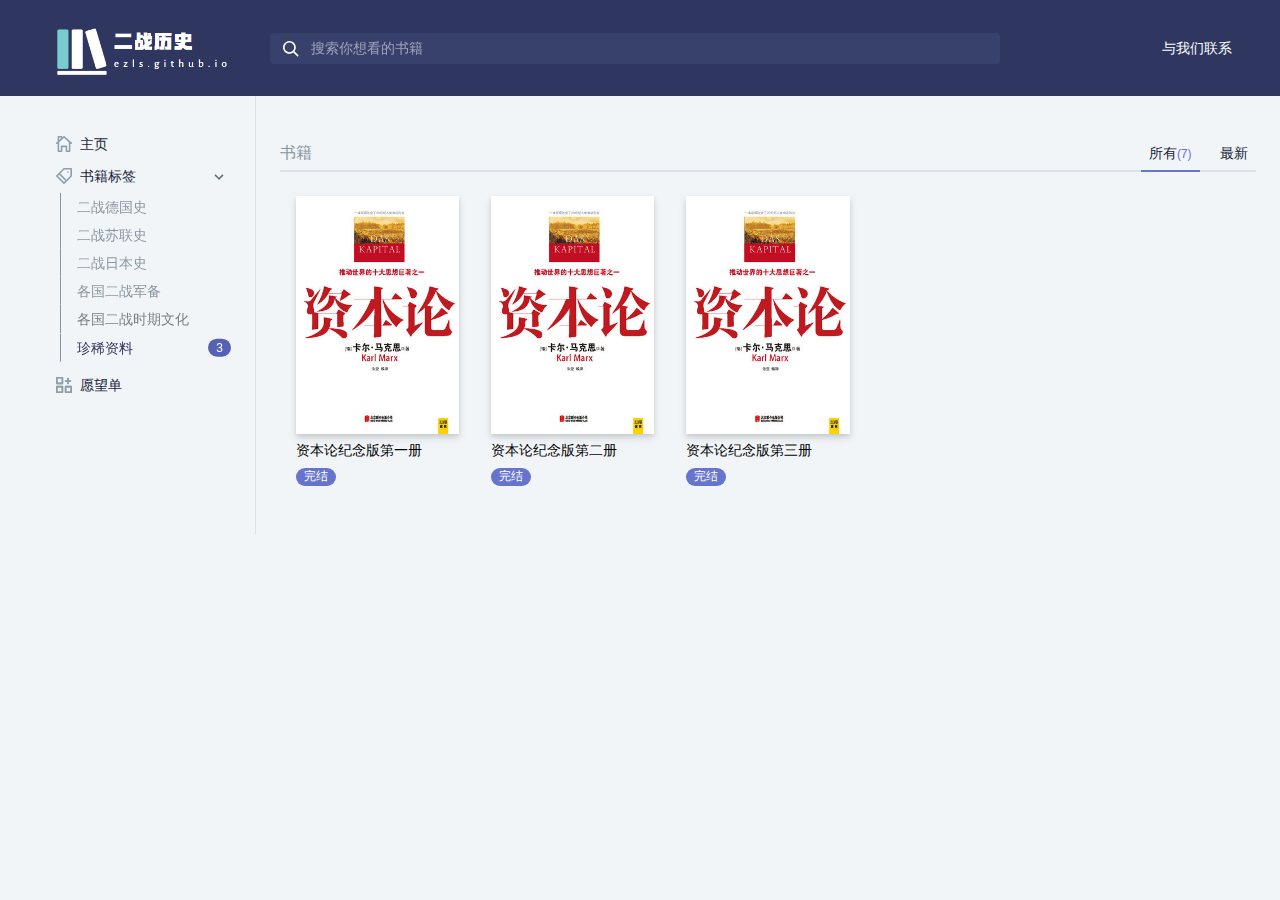
<file: zxzl.html>
<!DOCTYPE html>
<html class="no-js"><!--<![endif]--><head><style type="text/css">.tippy-touch{cursor:pointer!important}.tippy-notransition{transition:none!important}.tippy-popper{max-width:350px;-webkit-perspective:700px;perspective:700px;z-index:9999;outline:0;transition-timing-function:cubic-bezier(.165,.84,.44,1);pointer-events:none;line-height:1.4}.tippy-popper[data-html]{max-width:96%;max-width:calc(100% - 20px)}.tippy-popper[x-placement^=top] .tippy-backdrop{border-radius:40% 40% 0 0}.tippy-popper[x-placement^=top] .tippy-roundarrow{bottom:-8px;-webkit-transform-origin:50% 0;transform-origin:50% 0}.tippy-popper[x-placement^=top] .tippy-roundarrow svg{position:absolute;left:0;-webkit-transform:rotate(180deg);transform:rotate(180deg)}.tippy-popper[x-placement^=top] .tippy-arrow{border-top:7px solid #333;border-right:7px solid transparent;border-left:7px solid transparent;bottom:-7px;margin:0 6px;-webkit-transform-origin:50% 0;transform-origin:50% 0}.tippy-popper[x-placement^=top] .tippy-backdrop{-webkit-transform-origin:0 90%;transform-origin:0 90%}.tippy-popper[x-placement^=top] .tippy-backdrop[data-state=visible]{-webkit-transform:scale(6) translate(-50%,25%);transform:scale(6) translate(-50%,25%);opacity:1}.tippy-popper[x-placement^=top] .tippy-backdrop[data-state=hidden]{-webkit-transform:scale(1) translate(-50%,25%);transform:scale(1) translate(-50%,25%);opacity:0}.tippy-popper[x-placement^=top] [data-animation=shift-toward][data-state=visible]{opacity:1;-webkit-transform:translateY(-10px);transform:translateY(-10px)}.tippy-popper[x-placement^=top] [data-animation=shift-toward][data-state=hidden]{opacity:0;-webkit-transform:translateY(-20px);transform:translateY(-20px)}.tippy-popper[x-placement^=top] [data-animation=perspective]{-webkit-transform-origin:bottom;transform-origin:bottom}.tippy-popper[x-placement^=top] [data-animation=perspective][data-state=visible]{opacity:1;-webkit-transform:translateY(-10px) rotateX(0);transform:translateY(-10px) rotateX(0)}.tippy-popper[x-placement^=top] [data-animation=perspective][data-state=hidden]{opacity:0;-webkit-transform:translateY(0) rotateX(90deg);transform:translateY(0) rotateX(90deg)}.tippy-popper[x-placement^=top] [data-animation=fade][data-state=visible]{opacity:1;-webkit-transform:translateY(-10px);transform:translateY(-10px)}.tippy-popper[x-placement^=top] [data-animation=fade][data-state=hidden]{opacity:0;-webkit-transform:translateY(-10px);transform:translateY(-10px)}.tippy-popper[x-placement^=top] [data-animation=shift-away][data-state=visible]{opacity:1;-webkit-transform:translateY(-10px);transform:translateY(-10px)}.tippy-popper[x-placement^=top] [data-animation=shift-away][data-state=hidden]{opacity:0;-webkit-transform:translateY(0);transform:translateY(0)}.tippy-popper[x-placement^=top] [data-animation=scale][data-state=visible]{opacity:1;-webkit-transform:translateY(-10px) scale(1);transform:translateY(-10px) scale(1)}.tippy-popper[x-placement^=top] [data-animation=scale][data-state=hidden]{opacity:0;-webkit-transform:translateY(0) scale(0);transform:translateY(0) scale(0)}.tippy-popper[x-placement^=bottom] .tippy-backdrop{border-radius:0 0 30% 30%}.tippy-popper[x-placement^=bottom] .tippy-roundarrow{top:-8px;-webkit-transform-origin:50% 100%;transform-origin:50% 100%}.tippy-popper[x-placement^=bottom] .tippy-roundarrow svg{position:absolute;left:0;-webkit-transform:rotate(0);transform:rotate(0)}.tippy-popper[x-placement^=bottom] .tippy-arrow{border-bottom:7px solid #333;border-right:7px solid transparent;border-left:7px solid transparent;top:-7px;margin:0 6px;-webkit-transform-origin:50% 100%;transform-origin:50% 100%}.tippy-popper[x-placement^=bottom] .tippy-backdrop{-webkit-transform-origin:0 -90%;transform-origin:0 -90%}.tippy-popper[x-placement^=bottom] .tippy-backdrop[data-state=visible]{-webkit-transform:scale(6) translate(-50%,-125%);transform:scale(6) translate(-50%,-125%);opacity:1}.tippy-popper[x-placement^=bottom] .tippy-backdrop[data-state=hidden]{-webkit-transform:scale(1) translate(-50%,-125%);transform:scale(1) translate(-50%,-125%);opacity:0}.tippy-popper[x-placement^=bottom] [data-animation=shift-toward][data-state=visible]{opacity:1;-webkit-transform:translateY(10px);transform:translateY(10px)}.tippy-popper[x-placement^=bottom] [data-animation=shift-toward][data-state=hidden]{opacity:0;-webkit-transform:translateY(20px);transform:translateY(20px)}.tippy-popper[x-placement^=bottom] [data-animation=perspective]{-webkit-transform-origin:top;transform-origin:top}.tippy-popper[x-placement^=bottom] [data-animation=perspective][data-state=visible]{opacity:1;-webkit-transform:translateY(10px) rotateX(0);transform:translateY(10px) rotateX(0)}.tippy-popper[x-placement^=bottom] [data-animation=perspective][data-state=hidden]{opacity:0;-webkit-transform:translateY(0) rotateX(-90deg);transform:translateY(0) rotateX(-90deg)}.tippy-popper[x-placement^=bottom] [data-animation=fade][data-state=visible]{opacity:1;-webkit-transform:translateY(10px);transform:translateY(10px)}.tippy-popper[x-placement^=bottom] [data-animation=fade][data-state=hidden]{opacity:0;-webkit-transform:translateY(10px);transform:translateY(10px)}.tippy-popper[x-placement^=bottom] [data-animation=shift-away][data-state=visible]{opacity:1;-webkit-transform:translateY(10px);transform:translateY(10px)}.tippy-popper[x-placement^=bottom] [data-animation=shift-away][data-state=hidden]{opacity:0;-webkit-transform:translateY(0);transform:translateY(0)}.tippy-popper[x-placement^=bottom] [data-animation=scale][data-state=visible]{opacity:1;-webkit-transform:translateY(10px) scale(1);transform:translateY(10px) scale(1)}.tippy-popper[x-placement^=bottom] [data-animation=scale][data-state=hidden]{opacity:0;-webkit-transform:translateY(0) scale(0);transform:translateY(0) scale(0)}.tippy-popper[x-placement^=left] .tippy-backdrop{border-radius:50% 0 0 50%}.tippy-popper[x-placement^=left] .tippy-roundarrow{right:-16px;-webkit-transform-origin:33.33333333% 50%;transform-origin:33.33333333% 50%}.tippy-popper[x-placement^=left] .tippy-roundarrow svg{position:absolute;left:0;-webkit-transform:rotate(90deg);transform:rotate(90deg)}.tippy-popper[x-placement^=left] .tippy-arrow{border-left:7px solid #333;border-top:7px solid transparent;border-bottom:7px solid transparent;right:-7px;margin:3px 0;-webkit-transform-origin:0 50%;transform-origin:0 50%}.tippy-popper[x-placement^=left] .tippy-backdrop{-webkit-transform-origin:100% 0;transform-origin:100% 0}.tippy-popper[x-placement^=left] .tippy-backdrop[data-state=visible]{-webkit-transform:scale(6) translate(40%,-50%);transform:scale(6) translate(40%,-50%);opacity:1}.tippy-popper[x-placement^=left] .tippy-backdrop[data-state=hidden]{-webkit-transform:scale(1.5) translate(40%,-50%);transform:scale(1.5) translate(40%,-50%);opacity:0}.tippy-popper[x-placement^=left] [data-animation=shift-toward][data-state=visible]{opacity:1;-webkit-transform:translateX(-10px);transform:translateX(-10px)}.tippy-popper[x-placement^=left] [data-animation=shift-toward][data-state=hidden]{opacity:0;-webkit-transform:translateX(-20px);transform:translateX(-20px)}.tippy-popper[x-placement^=left] [data-animation=perspective]{-webkit-transform-origin:right;transform-origin:right}.tippy-popper[x-placement^=left] [data-animation=perspective][data-state=visible]{opacity:1;-webkit-transform:translateX(-10px) rotateY(0);transform:translateX(-10px) rotateY(0)}.tippy-popper[x-placement^=left] [data-animation=perspective][data-state=hidden]{opacity:0;-webkit-transform:translateX(0) rotateY(-90deg);transform:translateX(0) rotateY(-90deg)}.tippy-popper[x-placement^=left] [data-animation=fade][data-state=visible]{opacity:1;-webkit-transform:translateX(-10px);transform:translateX(-10px)}.tippy-popper[x-placement^=left] [data-animation=fade][data-state=hidden]{opacity:0;-webkit-transform:translateX(-10px);transform:translateX(-10px)}.tippy-popper[x-placement^=left] [data-animation=shift-away][data-state=visible]{opacity:1;-webkit-transform:translateX(-10px);transform:translateX(-10px)}.tippy-popper[x-placement^=left] [data-animation=shift-away][data-state=hidden]{opacity:0;-webkit-transform:translateX(0);transform:translateX(0)}.tippy-popper[x-placement^=left] [data-animation=scale][data-state=visible]{opacity:1;-webkit-transform:translateX(-10px) scale(1);transform:translateX(-10px) scale(1)}.tippy-popper[x-placement^=left] [data-animation=scale][data-state=hidden]{opacity:0;-webkit-transform:translateX(0) scale(0);transform:translateX(0) scale(0)}.tippy-popper[x-placement^=right] .tippy-backdrop{border-radius:0 50% 50% 0}.tippy-popper[x-placement^=right] .tippy-roundarrow{left:-16px;-webkit-transform-origin:66.66666666% 50%;transform-origin:66.66666666% 50%}.tippy-popper[x-placement^=right] .tippy-roundarrow svg{position:absolute;left:0;-webkit-transform:rotate(-90deg);transform:rotate(-90deg)}.tippy-popper[x-placement^=right] .tippy-arrow{border-right:7px solid #333;border-top:7px solid transparent;border-bottom:7px solid transparent;left:-7px;margin:3px 0;-webkit-transform-origin:100% 50%;transform-origin:100% 50%}.tippy-popper[x-placement^=right] .tippy-backdrop{-webkit-transform-origin:-100% 0;transform-origin:-100% 0}.tippy-popper[x-placement^=right] .tippy-backdrop[data-state=visible]{-webkit-transform:scale(6) translate(-140%,-50%);transform:scale(6) translate(-140%,-50%);opacity:1}.tippy-popper[x-placement^=right] .tippy-backdrop[data-state=hidden]{-webkit-transform:scale(1.5) translate(-140%,-50%);transform:scale(1.5) translate(-140%,-50%);opacity:0}.tippy-popper[x-placement^=right] [data-animation=shift-toward][data-state=visible]{opacity:1;-webkit-transform:translateX(10px);transform:translateX(10px)}.tippy-popper[x-placement^=right] [data-animation=shift-toward][data-state=hidden]{opacity:0;-webkit-transform:translateX(20px);transform:translateX(20px)}.tippy-popper[x-placement^=right] [data-animation=perspective]{-webkit-transform-origin:left;transform-origin:left}.tippy-popper[x-placement^=right] [data-animation=perspective][data-state=visible]{opacity:1;-webkit-transform:translateX(10px) rotateY(0);transform:translateX(10px) rotateY(0)}.tippy-popper[x-placement^=right] [data-animation=perspective][data-state=hidden]{opacity:0;-webkit-transform:translateX(0) rotateY(90deg);transform:translateX(0) rotateY(90deg)}.tippy-popper[x-placement^=right] [data-animation=fade][data-state=visible]{opacity:1;-webkit-transform:translateX(10px);transform:translateX(10px)}.tippy-popper[x-placement^=right] [data-animation=fade][data-state=hidden]{opacity:0;-webkit-transform:translateX(10px);transform:translateX(10px)}.tippy-popper[x-placement^=right] [data-animation=shift-away][data-state=visible]{opacity:1;-webkit-transform:translateX(10px);transform:translateX(10px)}.tippy-popper[x-placement^=right] [data-animation=shift-away][data-state=hidden]{opacity:0;-webkit-transform:translateX(0);transform:translateX(0)}.tippy-popper[x-placement^=right] [data-animation=scale][data-state=visible]{opacity:1;-webkit-transform:translateX(10px) scale(1);transform:translateX(10px) scale(1)}.tippy-popper[x-placement^=right] [data-animation=scale][data-state=hidden]{opacity:0;-webkit-transform:translateX(0) scale(0);transform:translateX(0) scale(0)}.tippy-tooltip{position:relative;color:#fff;border-radius:4px;font-size:.9rem;padding:.3rem .6rem;text-align:center;will-change:transform;-webkit-font-smoothing:antialiased;-moz-osx-font-smoothing:grayscale;background-color:#333}.tippy-tooltip[data-size=small]{padding:.2rem .4rem;font-size:.75rem}.tippy-tooltip[data-size=large]{padding:.4rem .8rem;font-size:1rem}.tippy-tooltip[data-animatefill]{overflow:hidden;background-color:transparent}.tippy-tooltip[data-animatefill] .tippy-content{transition:-webkit-clip-path cubic-bezier(.46,.1,.52,.98);transition:clip-path cubic-bezier(.46,.1,.52,.98);transition:clip-path cubic-bezier(.46,.1,.52,.98),-webkit-clip-path cubic-bezier(.46,.1,.52,.98)}.tippy-tooltip[data-interactive],.tippy-tooltip[data-interactive] path{pointer-events:auto}.tippy-tooltip[data-inertia][data-state=visible]{transition-timing-function:cubic-bezier(.53,2,.36,.85)}.tippy-tooltip[data-inertia][data-state=hidden]{transition-timing-function:ease}.tippy-arrow,.tippy-roundarrow{position:absolute;width:0;height:0}.tippy-roundarrow{width:24px;height:8px;fill:#333;pointer-events:none}.tippy-backdrop{position:absolute;will-change:transform;background-color:#333;border-radius:50%;width:26%;left:50%;top:50%;z-index:-1;transition:all cubic-bezier(.46,.1,.52,.98);-webkit-backface-visibility:hidden;backface-visibility:hidden}.tippy-backdrop:after{content:"";float:left;padding-top:100%}body:not(.tippy-touch) .tippy-tooltip[data-animatefill][data-state=visible] .tippy-content{-webkit-clip-path:ellipse(100% 100% at 50% 50%);clip-path:ellipse(100% 100% at 50% 50%)}body:not(.tippy-touch) .tippy-tooltip[data-animatefill][data-state=hidden] .tippy-content{-webkit-clip-path:ellipse(5% 50% at 50% 50%);clip-path:ellipse(5% 50% at 50% 50%)}body:not(.tippy-touch) .tippy-popper[x-placement=right] .tippy-tooltip[data-animatefill][data-state=visible] .tippy-content{-webkit-clip-path:ellipse(135% 100% at 0 50%);clip-path:ellipse(135% 100% at 0 50%)}body:not(.tippy-touch) .tippy-popper[x-placement=right] .tippy-tooltip[data-animatefill][data-state=hidden] .tippy-content{-webkit-clip-path:ellipse(40% 100% at 0 50%);clip-path:ellipse(40% 100% at 0 50%)}body:not(.tippy-touch) .tippy-popper[x-placement=left] .tippy-tooltip[data-animatefill][data-state=visible] .tippy-content{-webkit-clip-path:ellipse(135% 100% at 100% 50%);clip-path:ellipse(135% 100% at 100% 50%)}body:not(.tippy-touch) .tippy-popper[x-placement=left] .tippy-tooltip[data-animatefill][data-state=hidden] .tippy-content{-webkit-clip-path:ellipse(40% 100% at 100% 50%);clip-path:ellipse(40% 100% at 100% 50%)}@media (max-width:360px){.tippy-popper{max-width:96%;max-width:calc(100% - 20px)}}</style><style type="text/css">.tippy-touch{cursor:pointer!important}.tippy-notransition{transition:none!important}.tippy-popper{max-width:350px;-webkit-perspective:700px;perspective:700px;z-index:9999;outline:0;transition-timing-function:cubic-bezier(.165,.84,.44,1);pointer-events:none;line-height:1.4}.tippy-popper[data-html]{max-width:96%;max-width:calc(100% - 20px)}.tippy-popper[x-placement^=top] .tippy-backdrop{border-radius:40% 40% 0 0}.tippy-popper[x-placement^=top] .tippy-roundarrow{bottom:-8px;-webkit-transform-origin:50% 0;transform-origin:50% 0}.tippy-popper[x-placement^=top] .tippy-roundarrow svg{position:absolute;left:0;-webkit-transform:rotate(180deg);transform:rotate(180deg)}.tippy-popper[x-placement^=top] .tippy-arrow{border-top:7px solid #333;border-right:7px solid transparent;border-left:7px solid transparent;bottom:-7px;margin:0 6px;-webkit-transform-origin:50% 0;transform-origin:50% 0}.tippy-popper[x-placement^=top] .tippy-backdrop{-webkit-transform-origin:0 90%;transform-origin:0 90%}.tippy-popper[x-placement^=top] .tippy-backdrop[data-state=visible]{-webkit-transform:scale(6) translate(-50%,25%);transform:scale(6) translate(-50%,25%);opacity:1}.tippy-popper[x-placement^=top] .tippy-backdrop[data-state=hidden]{-webkit-transform:scale(1) translate(-50%,25%);transform:scale(1) translate(-50%,25%);opacity:0}.tippy-popper[x-placement^=top] [data-animation=shift-toward][data-state=visible]{opacity:1;-webkit-transform:translateY(-10px);transform:translateY(-10px)}.tippy-popper[x-placement^=top] [data-animation=shift-toward][data-state=hidden]{opacity:0;-webkit-transform:translateY(-20px);transform:translateY(-20px)}.tippy-popper[x-placement^=top] [data-animation=perspective]{-webkit-transform-origin:bottom;transform-origin:bottom}.tippy-popper[x-placement^=top] [data-animation=perspective][data-state=visible]{opacity:1;-webkit-transform:translateY(-10px) rotateX(0);transform:translateY(-10px) rotateX(0)}.tippy-popper[x-placement^=top] [data-animation=perspective][data-state=hidden]{opacity:0;-webkit-transform:translateY(0) rotateX(90deg);transform:translateY(0) rotateX(90deg)}.tippy-popper[x-placement^=top] [data-animation=fade][data-state=visible]{opacity:1;-webkit-transform:translateY(-10px);transform:translateY(-10px)}.tippy-popper[x-placement^=top] [data-animation=fade][data-state=hidden]{opacity:0;-webkit-transform:translateY(-10px);transform:translateY(-10px)}.tippy-popper[x-placement^=top] [data-animation=shift-away][data-state=visible]{opacity:1;-webkit-transform:translateY(-10px);transform:translateY(-10px)}.tippy-popper[x-placement^=top] [data-animation=shift-away][data-state=hidden]{opacity:0;-webkit-transform:translateY(0);transform:translateY(0)}.tippy-popper[x-placement^=top] [data-animation=scale][data-state=visible]{opacity:1;-webkit-transform:translateY(-10px) scale(1);transform:translateY(-10px) scale(1)}.tippy-popper[x-placement^=top] [data-animation=scale][data-state=hidden]{opacity:0;-webkit-transform:translateY(0) scale(0);transform:translateY(0) scale(0)}.tippy-popper[x-placement^=bottom] .tippy-backdrop{border-radius:0 0 30% 30%}.tippy-popper[x-placement^=bottom] .tippy-roundarrow{top:-8px;-webkit-transform-origin:50% 100%;transform-origin:50% 100%}.tippy-popper[x-placement^=bottom] .tippy-roundarrow svg{position:absolute;left:0;-webkit-transform:rotate(0);transform:rotate(0)}.tippy-popper[x-placement^=bottom] .tippy-arrow{border-bottom:7px solid #333;border-right:7px solid transparent;border-left:7px solid transparent;top:-7px;margin:0 6px;-webkit-transform-origin:50% 100%;transform-origin:50% 100%}.tippy-popper[x-placement^=bottom] .tippy-backdrop{-webkit-transform-origin:0 -90%;transform-origin:0 -90%}.tippy-popper[x-placement^=bottom] .tippy-backdrop[data-state=visible]{-webkit-transform:scale(6) translate(-50%,-125%);transform:scale(6) translate(-50%,-125%);opacity:1}.tippy-popper[x-placement^=bottom] .tippy-backdrop[data-state=hidden]{-webkit-transform:scale(1) translate(-50%,-125%);transform:scale(1) translate(-50%,-125%);opacity:0}.tippy-popper[x-placement^=bottom] [data-animation=shift-toward][data-state=visible]{opacity:1;-webkit-transform:translateY(10px);transform:translateY(10px)}.tippy-popper[x-placement^=bottom] [data-animation=shift-toward][data-state=hidden]{opacity:0;-webkit-transform:translateY(20px);transform:translateY(20px)}.tippy-popper[x-placement^=bottom] [data-animation=perspective]{-webkit-transform-origin:top;transform-origin:top}.tippy-popper[x-placement^=bottom] [data-animation=perspective][data-state=visible]{opacity:1;-webkit-transform:translateY(10px) rotateX(0);transform:translateY(10px) rotateX(0)}.tippy-popper[x-placement^=bottom] [data-animation=perspective][data-state=hidden]{opacity:0;-webkit-transform:translateY(0) rotateX(-90deg);transform:translateY(0) rotateX(-90deg)}.tippy-popper[x-placement^=bottom] [data-animation=fade][data-state=visible]{opacity:1;-webkit-transform:translateY(10px);transform:translateY(10px)}.tippy-popper[x-placement^=bottom] [data-animation=fade][data-state=hidden]{opacity:0;-webkit-transform:translateY(10px);transform:translateY(10px)}.tippy-popper[x-placement^=bottom] [data-animation=shift-away][data-state=visible]{opacity:1;-webkit-transform:translateY(10px);transform:translateY(10px)}.tippy-popper[x-placement^=bottom] [data-animation=shift-away][data-state=hidden]{opacity:0;-webkit-transform:translateY(0);transform:translateY(0)}.tippy-popper[x-placement^=bottom] [data-animation=scale][data-state=visible]{opacity:1;-webkit-transform:translateY(10px) scale(1);transform:translateY(10px) scale(1)}.tippy-popper[x-placement^=bottom] [data-animation=scale][data-state=hidden]{opacity:0;-webkit-transform:translateY(0) scale(0);transform:translateY(0) scale(0)}.tippy-popper[x-placement^=left] .tippy-backdrop{border-radius:50% 0 0 50%}.tippy-popper[x-placement^=left] .tippy-roundarrow{right:-16px;-webkit-transform-origin:33.33333333% 50%;transform-origin:33.33333333% 50%}.tippy-popper[x-placement^=left] .tippy-roundarrow svg{position:absolute;left:0;-webkit-transform:rotate(90deg);transform:rotate(90deg)}.tippy-popper[x-placement^=left] .tippy-arrow{border-left:7px solid #333;border-top:7px solid transparent;border-bottom:7px solid transparent;right:-7px;margin:3px 0;-webkit-transform-origin:0 50%;transform-origin:0 50%}.tippy-popper[x-placement^=left] .tippy-backdrop{-webkit-transform-origin:100% 0;transform-origin:100% 0}.tippy-popper[x-placement^=left] .tippy-backdrop[data-state=visible]{-webkit-transform:scale(6) translate(40%,-50%);transform:scale(6) translate(40%,-50%);opacity:1}.tippy-popper[x-placement^=left] .tippy-backdrop[data-state=hidden]{-webkit-transform:scale(1.5) translate(40%,-50%);transform:scale(1.5) translate(40%,-50%);opacity:0}.tippy-popper[x-placement^=left] [data-animation=shift-toward][data-state=visible]{opacity:1;-webkit-transform:translateX(-10px);transform:translateX(-10px)}.tippy-popper[x-placement^=left] [data-animation=shift-toward][data-state=hidden]{opacity:0;-webkit-transform:translateX(-20px);transform:translateX(-20px)}.tippy-popper[x-placement^=left] [data-animation=perspective]{-webkit-transform-origin:right;transform-origin:right}.tippy-popper[x-placement^=left] [data-animation=perspective][data-state=visible]{opacity:1;-webkit-transform:translateX(-10px) rotateY(0);transform:translateX(-10px) rotateY(0)}.tippy-popper[x-placement^=left] [data-animation=perspective][data-state=hidden]{opacity:0;-webkit-transform:translateX(0) rotateY(-90deg);transform:translateX(0) rotateY(-90deg)}.tippy-popper[x-placement^=left] [data-animation=fade][data-state=visible]{opacity:1;-webkit-transform:translateX(-10px);transform:translateX(-10px)}.tippy-popper[x-placement^=left] [data-animation=fade][data-state=hidden]{opacity:0;-webkit-transform:translateX(-10px);transform:translateX(-10px)}.tippy-popper[x-placement^=left] [data-animation=shift-away][data-state=visible]{opacity:1;-webkit-transform:translateX(-10px);transform:translateX(-10px)}.tippy-popper[x-placement^=left] [data-animation=shift-away][data-state=hidden]{opacity:0;-webkit-transform:translateX(0);transform:translateX(0)}.tippy-popper[x-placement^=left] [data-animation=scale][data-state=visible]{opacity:1;-webkit-transform:translateX(-10px) scale(1);transform:translateX(-10px) scale(1)}.tippy-popper[x-placement^=left] [data-animation=scale][data-state=hidden]{opacity:0;-webkit-transform:translateX(0) scale(0);transform:translateX(0) scale(0)}.tippy-popper[x-placement^=right] .tippy-backdrop{border-radius:0 50% 50% 0}.tippy-popper[x-placement^=right] .tippy-roundarrow{left:-16px;-webkit-transform-origin:66.66666666% 50%;transform-origin:66.66666666% 50%}.tippy-popper[x-placement^=right] .tippy-roundarrow svg{position:absolute;left:0;-webkit-transform:rotate(-90deg);transform:rotate(-90deg)}.tippy-popper[x-placement^=right] .tippy-arrow{border-right:7px solid #333;border-top:7px solid transparent;border-bottom:7px solid transparent;left:-7px;margin:3px 0;-webkit-transform-origin:100% 50%;transform-origin:100% 50%}.tippy-popper[x-placement^=right] .tippy-backdrop{-webkit-transform-origin:-100% 0;transform-origin:-100% 0}.tippy-popper[x-placement^=right] .tippy-backdrop[data-state=visible]{-webkit-transform:scale(6) translate(-140%,-50%);transform:scale(6) translate(-140%,-50%);opacity:1}.tippy-popper[x-placement^=right] .tippy-backdrop[data-state=hidden]{-webkit-transform:scale(1.5) translate(-140%,-50%);transform:scale(1.5) translate(-140%,-50%);opacity:0}.tippy-popper[x-placement^=right] [data-animation=shift-toward][data-state=visible]{opacity:1;-webkit-transform:translateX(10px);transform:translateX(10px)}.tippy-popper[x-placement^=right] [data-animation=shift-toward][data-state=hidden]{opacity:0;-webkit-transform:translateX(20px);transform:translateX(20px)}.tippy-popper[x-placement^=right] [data-animation=perspective]{-webkit-transform-origin:left;transform-origin:left}.tippy-popper[x-placement^=right] [data-animation=perspective][data-state=visible]{opacity:1;-webkit-transform:translateX(10px) rotateY(0);transform:translateX(10px) rotateY(0)}.tippy-popper[x-placement^=right] [data-animation=perspective][data-state=hidden]{opacity:0;-webkit-transform:translateX(0) rotateY(90deg);transform:translateX(0) rotateY(90deg)}.tippy-popper[x-placement^=right] [data-animation=fade][data-state=visible]{opacity:1;-webkit-transform:translateX(10px);transform:translateX(10px)}.tippy-popper[x-placement^=right] [data-animation=fade][data-state=hidden]{opacity:0;-webkit-transform:translateX(10px);transform:translateX(10px)}.tippy-popper[x-placement^=right] [data-animation=shift-away][data-state=visible]{opacity:1;-webkit-transform:translateX(10px);transform:translateX(10px)}.tippy-popper[x-placement^=right] [data-animation=shift-away][data-state=hidden]{opacity:0;-webkit-transform:translateX(0);transform:translateX(0)}.tippy-popper[x-placement^=right] [data-animation=scale][data-state=visible]{opacity:1;-webkit-transform:translateX(10px) scale(1);transform:translateX(10px) scale(1)}.tippy-popper[x-placement^=right] [data-animation=scale][data-state=hidden]{opacity:0;-webkit-transform:translateX(0) scale(0);transform:translateX(0) scale(0)}.tippy-tooltip{position:relative;color:#fff;border-radius:4px;font-size:.9rem;padding:.3rem .6rem;text-align:center;will-change:transform;-webkit-font-smoothing:antialiased;-moz-osx-font-smoothing:grayscale;background-color:#333}.tippy-tooltip[data-size=small]{padding:.2rem .4rem;font-size:.75rem}.tippy-tooltip[data-size=large]{padding:.4rem .8rem;font-size:1rem}.tippy-tooltip[data-animatefill]{overflow:hidden;background-color:transparent}.tippy-tooltip[data-animatefill] .tippy-content{transition:-webkit-clip-path cubic-bezier(.46,.1,.52,.98);transition:clip-path cubic-bezier(.46,.1,.52,.98);transition:clip-path cubic-bezier(.46,.1,.52,.98),-webkit-clip-path cubic-bezier(.46,.1,.52,.98)}.tippy-tooltip[data-interactive],.tippy-tooltip[data-interactive] path{pointer-events:auto}.tippy-tooltip[data-inertia][data-state=visible]{transition-timing-function:cubic-bezier(.53,2,.36,.85)}.tippy-tooltip[data-inertia][data-state=hidden]{transition-timing-function:ease}.tippy-arrow,.tippy-roundarrow{position:absolute;width:0;height:0}.tippy-roundarrow{width:24px;height:8px;fill:#333;pointer-events:none}.tippy-backdrop{position:absolute;will-change:transform;background-color:#333;border-radius:50%;width:26%;left:50%;top:50%;z-index:-1;transition:all cubic-bezier(.46,.1,.52,.98);-webkit-backface-visibility:hidden;backface-visibility:hidden}.tippy-backdrop:after{content:"";float:left;padding-top:100%}body:not(.tippy-touch) .tippy-tooltip[data-animatefill][data-state=visible] .tippy-content{-webkit-clip-path:ellipse(100% 100% at 50% 50%);clip-path:ellipse(100% 100% at 50% 50%)}body:not(.tippy-touch) .tippy-tooltip[data-animatefill][data-state=hidden] .tippy-content{-webkit-clip-path:ellipse(5% 50% at 50% 50%);clip-path:ellipse(5% 50% at 50% 50%)}body:not(.tippy-touch) .tippy-popper[x-placement=right] .tippy-tooltip[data-animatefill][data-state=visible] .tippy-content{-webkit-clip-path:ellipse(135% 100% at 0 50%);clip-path:ellipse(135% 100% at 0 50%)}body:not(.tippy-touch) .tippy-popper[x-placement=right] .tippy-tooltip[data-animatefill][data-state=hidden] .tippy-content{-webkit-clip-path:ellipse(40% 100% at 0 50%);clip-path:ellipse(40% 100% at 0 50%)}body:not(.tippy-touch) .tippy-popper[x-placement=left] .tippy-tooltip[data-animatefill][data-state=visible] .tippy-content{-webkit-clip-path:ellipse(135% 100% at 100% 50%);clip-path:ellipse(135% 100% at 100% 50%)}body:not(.tippy-touch) .tippy-popper[x-placement=left] .tippy-tooltip[data-animatefill][data-state=hidden] .tippy-content{-webkit-clip-path:ellipse(40% 100% at 100% 50%);clip-path:ellipse(40% 100% at 100% 50%)}@media (max-width:360px){.tippy-popper{max-width:96%;max-width:calc(100% - 20px)}}</style><style type="text/css">.tippy-touch{cursor:pointer!important}.tippy-notransition{transition:none!important}.tippy-popper{max-width:350px;-webkit-perspective:700px;perspective:700px;z-index:9999;outline:0;transition-timing-function:cubic-bezier(.165,.84,.44,1);pointer-events:none;line-height:1.4}.tippy-popper[data-html]{max-width:96%;max-width:calc(100% - 20px)}.tippy-popper[x-placement^=top] .tippy-backdrop{border-radius:40% 40% 0 0}.tippy-popper[x-placement^=top] .tippy-roundarrow{bottom:-8px;-webkit-transform-origin:50% 0;transform-origin:50% 0}.tippy-popper[x-placement^=top] .tippy-roundarrow svg{position:absolute;left:0;-webkit-transform:rotate(180deg);transform:rotate(180deg)}.tippy-popper[x-placement^=top] .tippy-arrow{border-top:7px solid #333;border-right:7px solid transparent;border-left:7px solid transparent;bottom:-7px;margin:0 6px;-webkit-transform-origin:50% 0;transform-origin:50% 0}.tippy-popper[x-placement^=top] .tippy-backdrop{-webkit-transform-origin:0 90%;transform-origin:0 90%}.tippy-popper[x-placement^=top] .tippy-backdrop[data-state=visible]{-webkit-transform:scale(6) translate(-50%,25%);transform:scale(6) translate(-50%,25%);opacity:1}.tippy-popper[x-placement^=top] .tippy-backdrop[data-state=hidden]{-webkit-transform:scale(1) translate(-50%,25%);transform:scale(1) translate(-50%,25%);opacity:0}.tippy-popper[x-placement^=top] [data-animation=shift-toward][data-state=visible]{opacity:1;-webkit-transform:translateY(-10px);transform:translateY(-10px)}.tippy-popper[x-placement^=top] [data-animation=shift-toward][data-state=hidden]{opacity:0;-webkit-transform:translateY(-20px);transform:translateY(-20px)}.tippy-popper[x-placement^=top] [data-animation=perspective]{-webkit-transform-origin:bottom;transform-origin:bottom}.tippy-popper[x-placement^=top] [data-animation=perspective][data-state=visible]{opacity:1;-webkit-transform:translateY(-10px) rotateX(0);transform:translateY(-10px) rotateX(0)}.tippy-popper[x-placement^=top] [data-animation=perspective][data-state=hidden]{opacity:0;-webkit-transform:translateY(0) rotateX(90deg);transform:translateY(0) rotateX(90deg)}.tippy-popper[x-placement^=top] [data-animation=fade][data-state=visible]{opacity:1;-webkit-transform:translateY(-10px);transform:translateY(-10px)}.tippy-popper[x-placement^=top] [data-animation=fade][data-state=hidden]{opacity:0;-webkit-transform:translateY(-10px);transform:translateY(-10px)}.tippy-popper[x-placement^=top] [data-animation=shift-away][data-state=visible]{opacity:1;-webkit-transform:translateY(-10px);transform:translateY(-10px)}.tippy-popper[x-placement^=top] [data-animation=shift-away][data-state=hidden]{opacity:0;-webkit-transform:translateY(0);transform:translateY(0)}.tippy-popper[x-placement^=top] [data-animation=scale][data-state=visible]{opacity:1;-webkit-transform:translateY(-10px) scale(1);transform:translateY(-10px) scale(1)}.tippy-popper[x-placement^=top] [data-animation=scale][data-state=hidden]{opacity:0;-webkit-transform:translateY(0) scale(0);transform:translateY(0) scale(0)}.tippy-popper[x-placement^=bottom] .tippy-backdrop{border-radius:0 0 30% 30%}.tippy-popper[x-placement^=bottom] .tippy-roundarrow{top:-8px;-webkit-transform-origin:50% 100%;transform-origin:50% 100%}.tippy-popper[x-placement^=bottom] .tippy-roundarrow svg{position:absolute;left:0;-webkit-transform:rotate(0);transform:rotate(0)}.tippy-popper[x-placement^=bottom] .tippy-arrow{border-bottom:7px solid #333;border-right:7px solid transparent;border-left:7px solid transparent;top:-7px;margin:0 6px;-webkit-transform-origin:50% 100%;transform-origin:50% 100%}.tippy-popper[x-placement^=bottom] .tippy-backdrop{-webkit-transform-origin:0 -90%;transform-origin:0 -90%}.tippy-popper[x-placement^=bottom] .tippy-backdrop[data-state=visible]{-webkit-transform:scale(6) translate(-50%,-125%);transform:scale(6) translate(-50%,-125%);opacity:1}.tippy-popper[x-placement^=bottom] .tippy-backdrop[data-state=hidden]{-webkit-transform:scale(1) translate(-50%,-125%);transform:scale(1) translate(-50%,-125%);opacity:0}.tippy-popper[x-placement^=bottom] [data-animation=shift-toward][data-state=visible]{opacity:1;-webkit-transform:translateY(10px);transform:translateY(10px)}.tippy-popper[x-placement^=bottom] [data-animation=shift-toward][data-state=hidden]{opacity:0;-webkit-transform:translateY(20px);transform:translateY(20px)}.tippy-popper[x-placement^=bottom] [data-animation=perspective]{-webkit-transform-origin:top;transform-origin:top}.tippy-popper[x-placement^=bottom] [data-animation=perspective][data-state=visible]{opacity:1;-webkit-transform:translateY(10px) rotateX(0);transform:translateY(10px) rotateX(0)}.tippy-popper[x-placement^=bottom] [data-animation=perspective][data-state=hidden]{opacity:0;-webkit-transform:translateY(0) rotateX(-90deg);transform:translateY(0) rotateX(-90deg)}.tippy-popper[x-placement^=bottom] [data-animation=fade][data-state=visible]{opacity:1;-webkit-transform:translateY(10px);transform:translateY(10px)}.tippy-popper[x-placement^=bottom] [data-animation=fade][data-state=hidden]{opacity:0;-webkit-transform:translateY(10px);transform:translateY(10px)}.tippy-popper[x-placement^=bottom] [data-animation=shift-away][data-state=visible]{opacity:1;-webkit-transform:translateY(10px);transform:translateY(10px)}.tippy-popper[x-placement^=bottom] [data-animation=shift-away][data-state=hidden]{opacity:0;-webkit-transform:translateY(0);transform:translateY(0)}.tippy-popper[x-placement^=bottom] [data-animation=scale][data-state=visible]{opacity:1;-webkit-transform:translateY(10px) scale(1);transform:translateY(10px) scale(1)}.tippy-popper[x-placement^=bottom] [data-animation=scale][data-state=hidden]{opacity:0;-webkit-transform:translateY(0) scale(0);transform:translateY(0) scale(0)}.tippy-popper[x-placement^=left] .tippy-backdrop{border-radius:50% 0 0 50%}.tippy-popper[x-placement^=left] .tippy-roundarrow{right:-16px;-webkit-transform-origin:33.33333333% 50%;transform-origin:33.33333333% 50%}.tippy-popper[x-placement^=left] .tippy-roundarrow svg{position:absolute;left:0;-webkit-transform:rotate(90deg);transform:rotate(90deg)}.tippy-popper[x-placement^=left] .tippy-arrow{border-left:7px solid #333;border-top:7px solid transparent;border-bottom:7px solid transparent;right:-7px;margin:3px 0;-webkit-transform-origin:0 50%;transform-origin:0 50%}.tippy-popper[x-placement^=left] .tippy-backdrop{-webkit-transform-origin:100% 0;transform-origin:100% 0}.tippy-popper[x-placement^=left] .tippy-backdrop[data-state=visible]{-webkit-transform:scale(6) translate(40%,-50%);transform:scale(6) translate(40%,-50%);opacity:1}.tippy-popper[x-placement^=left] .tippy-backdrop[data-state=hidden]{-webkit-transform:scale(1.5) translate(40%,-50%);transform:scale(1.5) translate(40%,-50%);opacity:0}.tippy-popper[x-placement^=left] [data-animation=shift-toward][data-state=visible]{opacity:1;-webkit-transform:translateX(-10px);transform:translateX(-10px)}.tippy-popper[x-placement^=left] [data-animation=shift-toward][data-state=hidden]{opacity:0;-webkit-transform:translateX(-20px);transform:translateX(-20px)}.tippy-popper[x-placement^=left] [data-animation=perspective]{-webkit-transform-origin:right;transform-origin:right}.tippy-popper[x-placement^=left] [data-animation=perspective][data-state=visible]{opacity:1;-webkit-transform:translateX(-10px) rotateY(0);transform:translateX(-10px) rotateY(0)}.tippy-popper[x-placement^=left] [data-animation=perspective][data-state=hidden]{opacity:0;-webkit-transform:translateX(0) rotateY(-90deg);transform:translateX(0) rotateY(-90deg)}.tippy-popper[x-placement^=left] [data-animation=fade][data-state=visible]{opacity:1;-webkit-transform:translateX(-10px);transform:translateX(-10px)}.tippy-popper[x-placement^=left] [data-animation=fade][data-state=hidden]{opacity:0;-webkit-transform:translateX(-10px);transform:translateX(-10px)}.tippy-popper[x-placement^=left] [data-animation=shift-away][data-state=visible]{opacity:1;-webkit-transform:translateX(-10px);transform:translateX(-10px)}.tippy-popper[x-placement^=left] [data-animation=shift-away][data-state=hidden]{opacity:0;-webkit-transform:translateX(0);transform:translateX(0)}.tippy-popper[x-placement^=left] [data-animation=scale][data-state=visible]{opacity:1;-webkit-transform:translateX(-10px) scale(1);transform:translateX(-10px) scale(1)}.tippy-popper[x-placement^=left] [data-animation=scale][data-state=hidden]{opacity:0;-webkit-transform:translateX(0) scale(0);transform:translateX(0) scale(0)}.tippy-popper[x-placement^=right] .tippy-backdrop{border-radius:0 50% 50% 0}.tippy-popper[x-placement^=right] .tippy-roundarrow{left:-16px;-webkit-transform-origin:66.66666666% 50%;transform-origin:66.66666666% 50%}.tippy-popper[x-placement^=right] .tippy-roundarrow svg{position:absolute;left:0;-webkit-transform:rotate(-90deg);transform:rotate(-90deg)}.tippy-popper[x-placement^=right] .tippy-arrow{border-right:7px solid #333;border-top:7px solid transparent;border-bottom:7px solid transparent;left:-7px;margin:3px 0;-webkit-transform-origin:100% 50%;transform-origin:100% 50%}.tippy-popper[x-placement^=right] .tippy-backdrop{-webkit-transform-origin:-100% 0;transform-origin:-100% 0}.tippy-popper[x-placement^=right] .tippy-backdrop[data-state=visible]{-webkit-transform:scale(6) translate(-140%,-50%);transform:scale(6) translate(-140%,-50%);opacity:1}.tippy-popper[x-placement^=right] .tippy-backdrop[data-state=hidden]{-webkit-transform:scale(1.5) translate(-140%,-50%);transform:scale(1.5) translate(-140%,-50%);opacity:0}.tippy-popper[x-placement^=right] [data-animation=shift-toward][data-state=visible]{opacity:1;-webkit-transform:translateX(10px);transform:translateX(10px)}.tippy-popper[x-placement^=right] [data-animation=shift-toward][data-state=hidden]{opacity:0;-webkit-transform:translateX(20px);transform:translateX(20px)}.tippy-popper[x-placement^=right] [data-animation=perspective]{-webkit-transform-origin:left;transform-origin:left}.tippy-popper[x-placement^=right] [data-animation=perspective][data-state=visible]{opacity:1;-webkit-transform:translateX(10px) rotateY(0);transform:translateX(10px) rotateY(0)}.tippy-popper[x-placement^=right] [data-animation=perspective][data-state=hidden]{opacity:0;-webkit-transform:translateX(0) rotateY(90deg);transform:translateX(0) rotateY(90deg)}.tippy-popper[x-placement^=right] [data-animation=fade][data-state=visible]{opacity:1;-webkit-transform:translateX(10px);transform:translateX(10px)}.tippy-popper[x-placement^=right] [data-animation=fade][data-state=hidden]{opacity:0;-webkit-transform:translateX(10px);transform:translateX(10px)}.tippy-popper[x-placement^=right] [data-animation=shift-away][data-state=visible]{opacity:1;-webkit-transform:translateX(10px);transform:translateX(10px)}.tippy-popper[x-placement^=right] [data-animation=shift-away][data-state=hidden]{opacity:0;-webkit-transform:translateX(0);transform:translateX(0)}.tippy-popper[x-placement^=right] [data-animation=scale][data-state=visible]{opacity:1;-webkit-transform:translateX(10px) scale(1);transform:translateX(10px) scale(1)}.tippy-popper[x-placement^=right] [data-animation=scale][data-state=hidden]{opacity:0;-webkit-transform:translateX(0) scale(0);transform:translateX(0) scale(0)}.tippy-tooltip{position:relative;color:#fff;border-radius:4px;font-size:.9rem;padding:.3rem .6rem;text-align:center;will-change:transform;-webkit-font-smoothing:antialiased;-moz-osx-font-smoothing:grayscale;background-color:#333}.tippy-tooltip[data-size=small]{padding:.2rem .4rem;font-size:.75rem}.tippy-tooltip[data-size=large]{padding:.4rem .8rem;font-size:1rem}.tippy-tooltip[data-animatefill]{overflow:hidden;background-color:transparent}.tippy-tooltip[data-animatefill] .tippy-content{transition:-webkit-clip-path cubic-bezier(.46,.1,.52,.98);transition:clip-path cubic-bezier(.46,.1,.52,.98);transition:clip-path cubic-bezier(.46,.1,.52,.98),-webkit-clip-path cubic-bezier(.46,.1,.52,.98)}.tippy-tooltip[data-interactive],.tippy-tooltip[data-interactive] path{pointer-events:auto}.tippy-tooltip[data-inertia][data-state=visible]{transition-timing-function:cubic-bezier(.53,2,.36,.85)}.tippy-tooltip[data-inertia][data-state=hidden]{transition-timing-function:ease}.tippy-arrow,.tippy-roundarrow{position:absolute;width:0;height:0}.tippy-roundarrow{width:24px;height:8px;fill:#333;pointer-events:none}.tippy-backdrop{position:absolute;will-change:transform;background-color:#333;border-radius:50%;width:26%;left:50%;top:50%;z-index:-1;transition:all cubic-bezier(.46,.1,.52,.98);-webkit-backface-visibility:hidden;backface-visibility:hidden}.tippy-backdrop:after{content:"";float:left;padding-top:100%}body:not(.tippy-touch) .tippy-tooltip[data-animatefill][data-state=visible] .tippy-content{-webkit-clip-path:ellipse(100% 100% at 50% 50%);clip-path:ellipse(100% 100% at 50% 50%)}body:not(.tippy-touch) .tippy-tooltip[data-animatefill][data-state=hidden] .tippy-content{-webkit-clip-path:ellipse(5% 50% at 50% 50%);clip-path:ellipse(5% 50% at 50% 50%)}body:not(.tippy-touch) .tippy-popper[x-placement=right] .tippy-tooltip[data-animatefill][data-state=visible] .tippy-content{-webkit-clip-path:ellipse(135% 100% at 0 50%);clip-path:ellipse(135% 100% at 0 50%)}body:not(.tippy-touch) .tippy-popper[x-placement=right] .tippy-tooltip[data-animatefill][data-state=hidden] .tippy-content{-webkit-clip-path:ellipse(40% 100% at 0 50%);clip-path:ellipse(40% 100% at 0 50%)}body:not(.tippy-touch) .tippy-popper[x-placement=left] .tippy-tooltip[data-animatefill][data-state=visible] .tippy-content{-webkit-clip-path:ellipse(135% 100% at 100% 50%);clip-path:ellipse(135% 100% at 100% 50%)}body:not(.tippy-touch) .tippy-popper[x-placement=left] .tippy-tooltip[data-animatefill][data-state=hidden] .tippy-content{-webkit-clip-path:ellipse(40% 100% at 100% 50%);clip-path:ellipse(40% 100% at 100% 50%)}@media (max-width:360px){.tippy-popper{max-width:96%;max-width:calc(100% - 20px)}}</style>
		<meta charset="utf-8">
		<meta http-equiv="X-UA-Compatible" content="IE=edge">
		<title>Personal Library - Codrops Template</title>
		<meta name="description" content="A responsive web app template with common components like profile, list, tabs, menu views. Made for Codrops exclusively.">
		<meta name="viewport" content="width=device-width, initial-scale=1">
		<link rel="stylesheet" href="output.css">
		<link rel="stylesheet" href="node_modules/tippy.js/dist/themes/light.css">
	</head>
	<body class="bg-grey-lighter font-sans antialiased">
<div class="adcenter"><script src="http://www.cssmoban.com/include/new/ggad2_728x90.js"></script></div>
		<!--[if lt IE 7]>
			<p class="browsehappy">You are using an <strong>outdated</strong> browser. Please <a href="#">upgrade your browser</a> to improve your experience.</p>
		<![endif]-->
		<div class="fixed bg-grey-lighter pin z-50 flex justify-center items-center" id="loading" style="opacity: 0; display: none;">
			<svg width="60px" height="60px" viewBox="0 0 60 60" version="1.1" xmlns="http://www.w3.org/2000/svg" xmlns:xlink="http://www.w3.org/1999/xlink" id="morphing">
				<g stroke="none" stroke-width="1" fill="none" fill-rule="evenodd">
					<g transform="translate(-1178.000000, -87.000000)">
						<g transform="translate(1159.000000, 0.000000)">
							<g transform="translate(0.000000, 87.000000)">
								<g transform="translate(19.000000, 0.000000)">
									<circle id="small-circle" fill="#5661B3" cx="30" cy="30" r="30"></circle>
									<path id="moon" d="M30.5,49.7304688 C40.7172679,49.7304688 30.5,43.266096 30.5,33.0488281 C30.5,22.8315603 40.7172679,12 30.5,12 C20.2827321,12 11.0390625,20.6479665 11.0390625,30.8652344 C11.0390625,41.0825022 20.2827321,49.7304688 30.5,49.7304688 Z" fill="#F4E1E0" style="transform-origin: center center 0px; transform: rotate(1turn);"></path>
									<circle id="big-circle" fill="#070707" cx="31" cy="31" r="11"></circle>
								</g>
							</g>
						</g>
					</g>
				</g>
			</svg>
		</div>
		<div class="bg-indigo-darker text-center p-4 px-6 flex items-center">
			<div class="hidden lg:block lg:w-1/4 xl:w-1/5 pr-8">
				<a href="index.html#" class="flex justify-start pl-6">
				<img src="images/ezls.png" class="" alt="logo">
			</a>
			</div>
			<div class="lg:hidden pr-3" id="mobile-nav-trigger">
				<div class="toggle p-2 block"><span></span></div>
			</div>
			<div class="flex flex-grow items-center lg:w-3/4 xl:w-4/5">
				<span class="relative w-full">
				<input type="search" placeholder="搜索你想看的书籍" class="w-full text-sm text-white transition border border-transparent focus:outline-none focus:border-indigo placeholder-white rounded bg-indigo-medium py-1 px-2 pl-10 appearance-none leading-normal ds-input">
				<div class="absolute search-icon" style="top: .5rem; left: .8rem;">
				<svg class="fill-current pointer-events-none text-white w-4 h-4" xmlns="http://www.w3.org/2000/svg" viewBox="0 0 20 20">
					<path d="M12.9 14.32a8 8 0 1 1 1.41-1.41l5.35 5.33-1.42 1.42-5.33-5.34zM8 14A6 6 0 1 0 8 2a6 6 0 0 0 0 12z"></path>
				</svg>
				</div>
			</span>
				<a href="index.html#" class="text-sm text-right text-white py-2 px-3 hover:text-grey-dark no-underline hidden lg:block lg:w-1/3 px-6">与我们联系</a>
			</div>
		</div>
		<!-- Main -->
		<div class="flex">
			<!-- Side Nav -->
			<nav class="absolute lg:relative lg:flex lg:text-sm bg-indigo-darker lg:bg-transparent pin-l pin-r py-4 px-6 lg:pt-10 lg:pl-12 lg:pr-6 -mt-1 lg:mt-0 overflow-y-auto lg:w-1/5 lg:border-r z-40 hidden">
				<ul class="list-reset mb-8 w-full">
					<li class="ml-2 mb-4 flex">
						<img src="images/home-default.svg" alt="home-icon" class="w-4 h-4 mr-2">
						<div class="hover:cursor-pointer text-white lg:text-indigo-darkest no-underline font-medium mobile-home-trigger">主页</div>
					</li>
					<li class="ml-2 mb-4">
						<div class="flex" id="sidenav-categories-trigger">
							<img src="images/category-default.svg" alt="home-icon" class="w-4 h-4 mr-2">
							<div class="hover:cursor-pointer text-white lg:text-indigo-darkest no-underline font-medium w-full relative">书籍标签<div class="pointer-events-none absolute pin-y pin-r flex items-center px-1 text-grey-darker" id="sidenav-icon">
									<svg class="fill-current h-4 w-4" xmlns="http://www.w3.org/2000/svg" viewBox="0 0 20 20">
										<path d="M9.293 12.95l.707.707L15.657 8l-1.414-1.414L10 10.828 5.757 6.586 4.343 8z"></path>
									</svg>
								</div>
							</div>
						</div>
						<ul class="text-grey lg:text-grey-dark list-reset leading-loose mt-2" id="sidenav-categories">
							<li class="hover:text-indigo-dark hover:cursor-pointer transition-normal ml-1 border-l border-grey-dark pl-4" style="opacity: 1; transform: translateY(0px);">二战德国史</li>
							<li class="hover:text-indigo-dark hover:cursor-pointer transition-normal ml-1 border-l border-grey-dark pl-4" style="opacity: 1; transform: translateY(0px);">二战苏联史</li>
							<li class="hover:text-indigo-dark hover:cursor-pointer transition-normal ml-1 border-l border-grey-dark pl-4" style="opacity: 1; transform: translateY(0px);">二战日本史</li>
							<li class="hover:text-indigo-dark hover:cursor-pointer transition-normal ml-1 border-l border-grey-dark pl-4" style="opacity: 1; transform: translateY(0px);">各国二战军备</li>
							<li class="hover:text-indigo-dark hover:cursor-pointer transition-normal ml-1 border-l border-grey-dark pl-4" style="opacity: 1; transform: translateY(0px);"><a href="index.html" style="color: grey; text-decoration:none;">各国二战时期文化</a></li>
							<li class="text-indigo-lighter lg:text-indigo-darker font-medium flex justify-between items-center hover:cursor-pointer transition-normal ml-1 border-l border-grey-dark pl-4 mobile-home-trigger" style="opacity: 1; transform: translateY(0px);">
								<span>珍稀资料</span>
								<span class="bg-indigo-dark text-white text-xs rounded-full px-2 leading-normal">3</span>
							</li>
						</ul>
					</li>
					<li class="ml-2 mb-4 flex">
						<img src="images/wishlist-default.svg" alt="wishlist-icon" class="w-4 h-4 mr-2">
						<div class="hover:cursor-pointer text-white lg:text-indigo-darkest no-underline font-medium mobile-home-trigger">愿望单</div>
					</li>
					<li class="ml-2 mb-4 flex lg:hidden">
						<img src="images/profile-default.svg" alt="profile-icon" class="w-4 h-4 mr-2">
						<div class="hover:cursor-pointer text-white lg:text-indigo-darkest no-underline font-medium" id="mobile-profile-trigger">Profile</div>
					</li>
				</ul>
			</nav>
			<!-- Content -->
			<div class="flex flex-1 flex-col md:px-6 pt-10" id="content">
				<!-- Title -->
				
				<!-- Desktop Stats -->
				<div class="hidden px-6 md:px-0 mt-4 md:flex flex-wrap order-1 md:-order-1 md:shadow-md js-tab-pane" id="section-stats">
					
					
				</div>
				<!-- Filter -->
				<div class="px-6 md:px-0 flex items-baseline justify-between border-b-2 border-grey-light mt-6 order-0 lg:order-1">
					<h4 class="hidden md:inline-block text-grey-dark font-normal">书籍</h4>
					<div>
						<div class="inline-block md:hidden no-underline border-indigo pb-2 px-2 text-sm mr-2 text-indigo-darkest hover:cursor-pointer js-tab relative" data-tab="section-stats">Stats</div>
						<div class="no-underline inline-block border-indigo pb-2 px-2 text-sm mr-2 text-indigo-darkest hover:cursor-pointer js-tab active relative" data-tab="section-library">所有<span class="text-indigo text-xs">(7)</span></div>
						<div class="no-underline inline-block border-indigo pb-2 px-2 text-sm text-indigo-darkest hover:cursor-pointer js-tab relative" data-tab="section-picks">最新</div>
					</div>
				</div>
				<!-- Library -->
				<div class="hidden px-2 pt-2 md:px-0 flex-wrap order-2 pb-8 js-tab-pane active" id="section-library">
					<div class="flex flex-row sm:flex-col items-center sm:items-start w-full xs:w-1/2 sm:w-1/3 md:w-1/5 p-4 js-book" data-tippy="">
						<img src="images/资本论.jpg" alt="book-01" class="w-1/3 sm:w-full shadow-md transition-normal hover:brighter hover:translate-y-1 hover:shadow-lg hover:border-indigo">
						<div class="ml-3 sm:ml-0 w-2/3 sm:w-full">
							<p class="text-sm my-2 font-medium sm:font-normal">资本论纪念版第一册</p>
							<p class="block sm:hidden mt-2 mb-3 text-sm leading-medium">德意志第三帝国党卫军制服写真集</p>
							<label for="" class="hidden sm:inline-block rounded-full bg-indigo text-white px-2 py-1/2 text-xs">完结</label>
							<div class="block sm:hidden relative">
								<select class="block appearance-none w-full text-sm bg-white border border-grey-light hover:border-grey pl-3 py-1 pr-8 rounded shadow leading-normal focus:outline-none focus:shadow-outline">
									<option>Start</option>
									<option>Loaned</option>
									<option selected="">Finished</option>
								</select>
								<div class="pointer-events-none absolute pin-y pin-r flex items-center px-2 text-grey-darker">
									<svg class="fill-current h-4 w-4" xmlns="http://www.w3.org/2000/svg" viewBox="0 0 20 20">
										<path d="M9.293 12.95l.707.707L15.657 8l-1.414-1.414L10 10.828 5.757 6.586 4.343 8z"></path>
									</svg>
								</div>
							</div>
						</div>
					</div>
					<div class="tlinks">Collect from <a href="http://www.cssmoban.com/">建站模板</a></div>
					<div class="flex flex-row sm:flex-col items-center sm:items-start w-full xs:w-1/2 sm:w-1/3 md:w-1/5 p-4">
						<img src="images/资本论.jpg" alt="book-02" class="w-1/3 sm:w-full shadow-md transition-normal hover:brighter hover:translate-y-1 hover:shadow-lg hover:border-indigo js-book" data-tippy="">
						<div class="ml-3 sm:ml-0 w-2/3 sm:w-full">
							<p class="text-sm my-2 font-medium sm:font-normal">资本论纪念版第二册</p>
							<p class="block sm:hidden mt-2 mb-3 text-sm leading-medium">Eu quo donec pellentesque, urna velit. Ultrices ante iaculis ligula praesent.</p>
							<label for="" class="hidden sm:inline-block rounded-full bg-indigo text-white px-2 py-1/2 text-xs">完结</label>
							<div class="block sm:hidden relative">
								<select class="block appearance-none w-full text-sm bg-white border border-grey-light hover:border-grey pl-3 py-1 pr-8 rounded shadow leading-normal focus:outline-none focus:shadow-outline">
									<option>Start</option>
									<option>Loaned</option>
									<option>Reading</option>
									<option selected="">Finished</option>
								</select>
								<div class="pointer-events-none absolute pin-y pin-r flex items-center px-2 text-grey-darker">
									<svg class="fill-current h-4 w-4" xmlns="http://www.w3.org/2000/svg" viewBox="0 0 20 20">
										<path d="M9.293 12.95l.707.707L15.657 8l-1.414-1.414L10 10.828 5.757 6.586 4.343 8z"></path>
									</svg>
								</div>
							</div>
						</div>
					</div>
					<div class="flex flex-row sm:flex-col items-center sm:items-start w-full xs:w-1/2 sm:w-1/3 md:w-1/5 p-4">
						<img src="images/资本论.jpg" alt="book-03" class="w-1/3 sm:w-full shadow-md transition-normal hover:brighter hover:translate-y-1 hover:shadow-lg hover:border-indigo js-book" data-tippy="">
						<div class="ml-3 sm:ml-0 w-2/3 sm:w-full">
							<p class="text-sm my-2 font-medium sm:font-normal">资本论纪念版第三册</p>
							<p class="block sm:hidden mt-2 mb-3 text-sm leading-medium">Eu quo donec pellentesque, urna velit. Ultrices ante iaculis ligula praesent.</p>
							<label for="" class="hidden sm:inline-block rounded-full bg-indigo text-white px-2 py-1/2 text-xs">完结</label>
							<div class="block sm:hidden relative">
								<select class="block appearance-none w-full text-sm bg-white border border-grey-light hover:border-grey pl-3 py-1 pr-8 rounded shadow leading-normal focus:outline-none focus:shadow-outline">
									<option>Start</option>
									<option>Loaned</option>
									<option selected="">Finished</option>
								</select>
								<div class="pointer-events-none absolute pin-y pin-r flex items-center px-2 text-grey-darker">
									<svg class="fill-current h-4 w-4" xmlns="http://www.w3.org/2000/svg" viewBox="0 0 20 20">
										<path d="M9.293 12.95l.707.707L15.657 8l-1.414-1.414L10 10.828 5.757 6.586 4.343 8z"></path>
									</svg>
								</div>
							</div>
						</div>
					</div>
</div>
				<!-- Picks -->
				<div class="hidden flex-wrap order-2 pt-0 md:pt-6 md:pb-8 js-tab-pane" id="section-picks">
					<div class="flex justify-start items-center p-5 px-6 w-full sm:w-1/2" style="background-color:#FBC164;">
						<img src="images/pick-1.jpg" alt="pick" class="shadow-md w-1/3">
						<div class="ml-4 mt-1 w-2/3">
							<p class="font-medium">资本论纪念版第一册</p>
							<p class="mt-3 text-sm">更新时间：2020/8/21<a href="https://onedrive.gimhoy.com/sharepoint/aHR0cHM6Ly9sa3Npbi1teS5zaGFyZXBvaW50LmNvbS86YjovZy9wZXJzb25hbC9lcl9sa3Npbl9vbm1pY3Jvc29mdF9jb20vRWZhZXVLWnNYQmxNaU9jRVdmaW1mVGdCYkN6aGhfY3FOLWlhLWRIaGdlWVRMZz9lPTZGa21vUw==.pdf">点击下载</a> 
								
							</p>
							<button class="shadow-md mt-3 bg-grey-lightest hover:bg-white text-indigo-darker text-xs py-2 px-4 rounded-full transition-normal hover:shadow hover:translate-y-1 active:translate-y-1 focus:outline-none">Add to Wishlist</button>
						</div>
					</div>
					<div class="flex justify-start items-center p-5 px-6  w-full sm:w-1/2" style="background-color:#F1CECD;">
						<img src="images/pick-2.jpg" alt="pick" class="shadow-md w-1/3">
						<div class="ml-4 mt-1 w-2/3">
							<p class="font-medium">Brutus Aug 2018</p>
							<p class="mt-3 text-sm">Sapien eget, fermentum curabitur quis ut pharetra odio id, vitae eros eget maecenas, ullamcorper vitae.</p>
							<button class="shadow-md mt-3 bg-grey-lightest hover:bg-white text-indigo-darker text-xs py-2 px-4 rounded-full transition-normal hover:shadow hover:translate-y-1 active:translate-y-1 focus:outline-none">Add to Wishlist</button>
						</div>
					</div>
					<div class="flex justify-start items-center p-5 px-6  w-full sm:w-1/2" style="background-color:#ECE7E9;">
						<img src="images/pick-3.jpg" alt="pick" class="shadow-md w-1/3">
						<div class="ml-4 mt-1 w-2/3">
							<p class="font-medium">Casa Aug 2018</p>
							<p class="mt-3 text-sm">Curabitur quis ut pharetra odio id, vitae eros eget tristique maecenas, ullamcorper vitae.</p>
							<button class="shadow-md mt-3 bg-grey-lightest hover:bg-white text-indigo-darker text-xs py-2 px-4 rounded-full transition-normal hover:shadow hover:translate-y-1 active:translate-y-1 focus:outline-none">Add to Wishlist</button>
						</div>
					</div>
					<div class="flex justify-start items-center p-5 px-6  w-full sm:w-1/2" style="background-color:#D0E3E8;">
						<img src="images/pick-4.jpg" alt="pick" class="shadow-md w-1/3">
						<div class="ml-4 mt-1 w-2/3">
							<p class="font-medium">SUPER: Jul 2018</p>
							<p class="mt-3 text-sm">Eu quo donec pellentesque, urna velit. Ultrices ante iaculis ligula praesent</p>
							<button class="shadow-md mt-3 bg-grey-lightest hover:bg-white text-indigo-darker text-xs py-2 px-4 rounded-full transition-normal hover:shadow hover:translate-y-1 active:translate-y-1 focus:outline-none">Add to Wishlist</button>
						</div>
					</div>
				</div>
			</div>
			<!-- Profile -->
			
		</div>
		<div class="hidden p-4" id="popup">
			<p class="font-medium">资本论纪念版第一册</p>
							<p class="mt-3 text-sm">更新时间：2020/8/21
								<br>
								
								<a href="https://onedrive.gimhoy.com/sharepoint/aHR0cHM6Ly9sa3Npbi1teS5zaGFyZXBvaW50LmNvbS86YjovZy9wZXJzb25hbC9lcl9sa3Npbl9vbm1pY3Jvc29mdF9jb20vRWZhZXVLWnNYQmxNaU9jRVdmaW1mVGdCYkN6aGhfY3FOLWlhLWRIaGdlWVRMZz9lPTZGa21vUw==.pdf">右键点击另存下载</a> 
								
							</p>
			<div class="relative">
				<select class="block appearance-none w-full text-sm bg-white border border-grey-light hover:border-grey pl-3 py-1 pr-8 rounded shadow leading-normal focus:outline-none focus:shadow-outline" id="tippy-select">
					<option>Start</option>
					<option>Loaned</option>
					<option selected="">Finished</option>
				</select>
				<div class="pointer-events-none absolute pin-y pin-r flex items-center px-2 text-grey-darker">
					<svg class="fill-current h-4 w-4" xmlns="http://www.w3.org/2000/svg" viewBox="0 0 20 20">
						<path d="M9.293 12.95l.707.707L15.657 8l-1.414-1.414L10 10.828 5.757 6.586 4.343 8z"></path>
					</svg>
				</div>
			</div>
		</div>

		<script src="bundle.js" async="" defer=""></script>
	
</body></html>
</file>
<file: node_modules/tippy.js/dist/themes/light.css>
.tippy-popper[x-placement^=top] .tippy-tooltip.light-theme .tippy-arrow{border-top:7px solid #fff;border-right:7px solid transparent;border-left:7px solid transparent}.tippy-popper[x-placement^=bottom] .tippy-tooltip.light-theme .tippy-arrow{border-bottom:7px solid #fff;border-right:7px solid transparent;border-left:7px solid transparent}.tippy-popper[x-placement^=left] .tippy-tooltip.light-theme .tippy-arrow{border-left:7px solid #fff;border-top:7px solid transparent;border-bottom:7px solid transparent}.tippy-popper[x-placement^=right] .tippy-tooltip.light-theme .tippy-arrow{border-right:7px solid #fff;border-top:7px solid transparent;border-bottom:7px solid transparent}.tippy-tooltip.light-theme{color:#26323d;box-shadow:0 0 20px 4px rgba(154,161,177,.15),0 4px 80px -8px rgba(36,40,47,.25),0 4px 4px -2px rgba(91,94,105,.15);background-color:#fff}.tippy-tooltip.light-theme .tippy-backdrop{background-color:#fff}.tippy-tooltip.light-theme .tippy-roundarrow{fill:#fff}.tippy-tooltip.light-theme[data-animatefill]{background-color:transparent}
</file>
